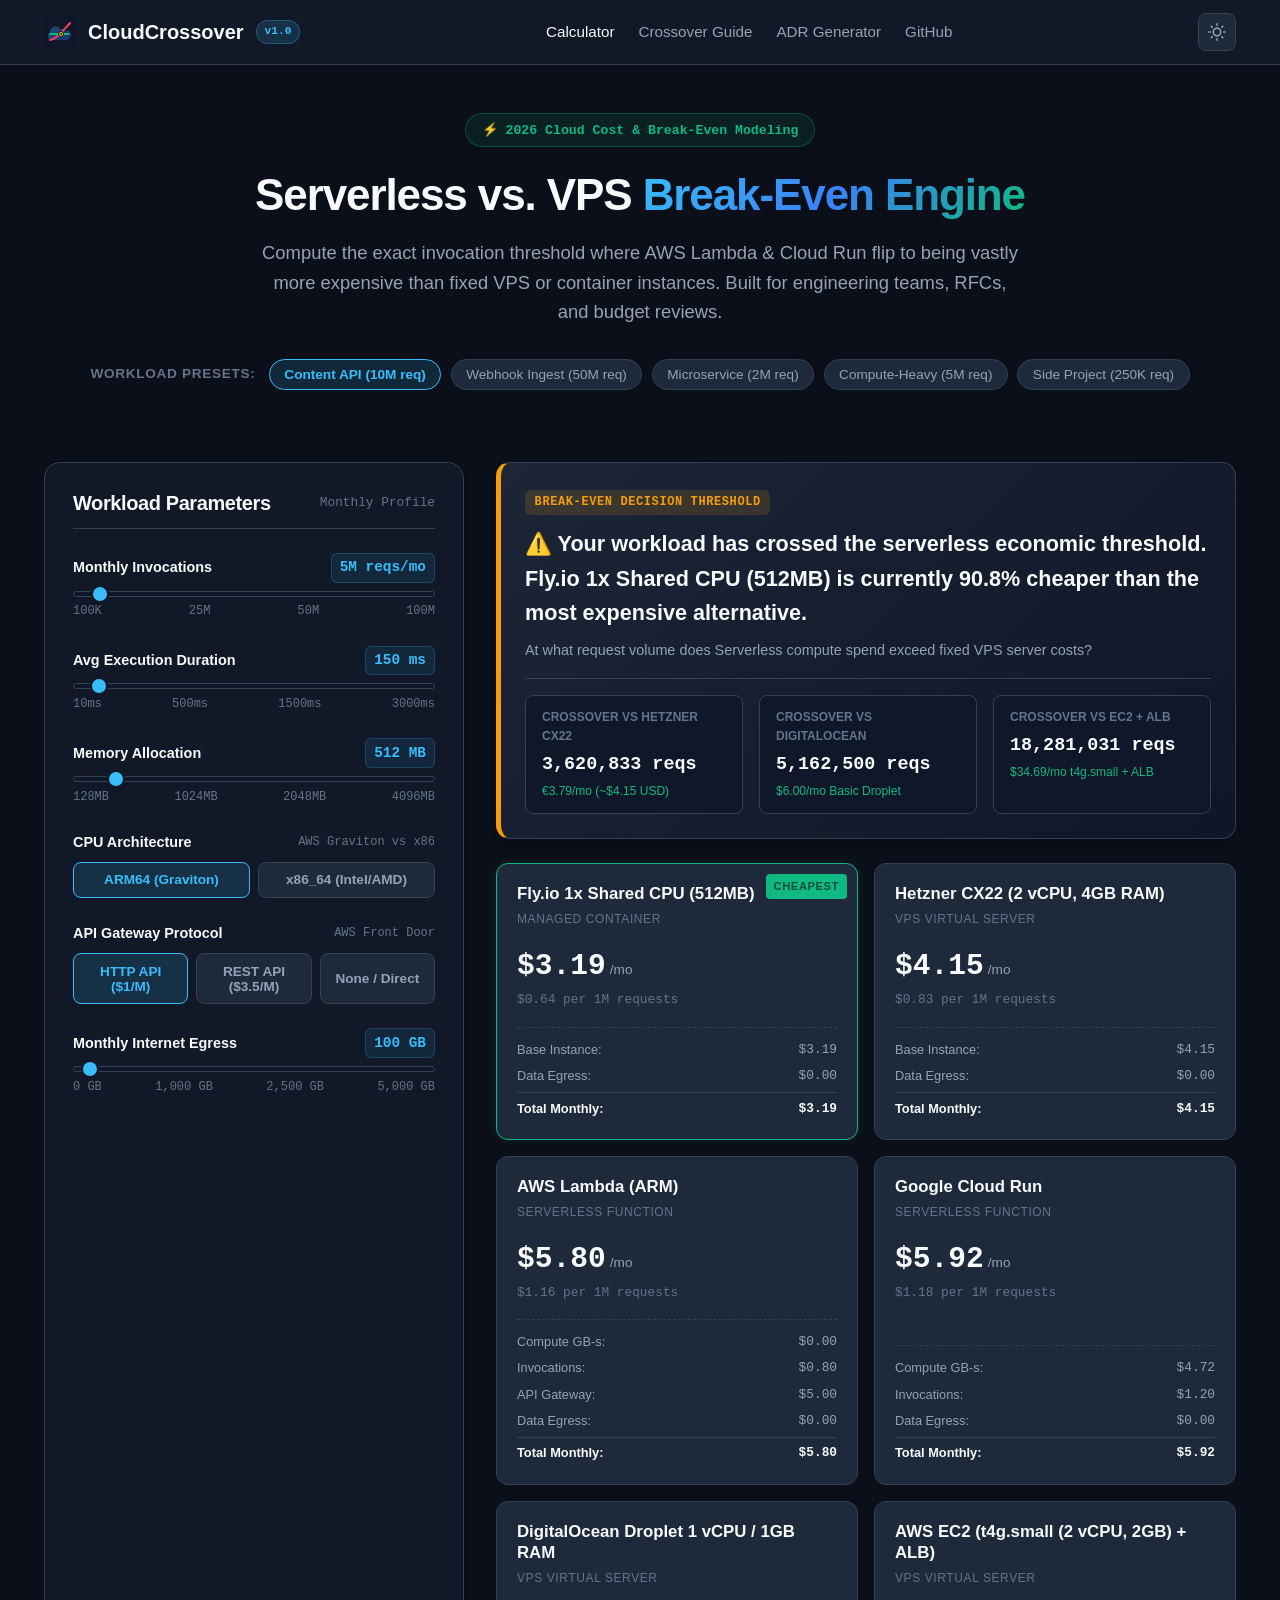
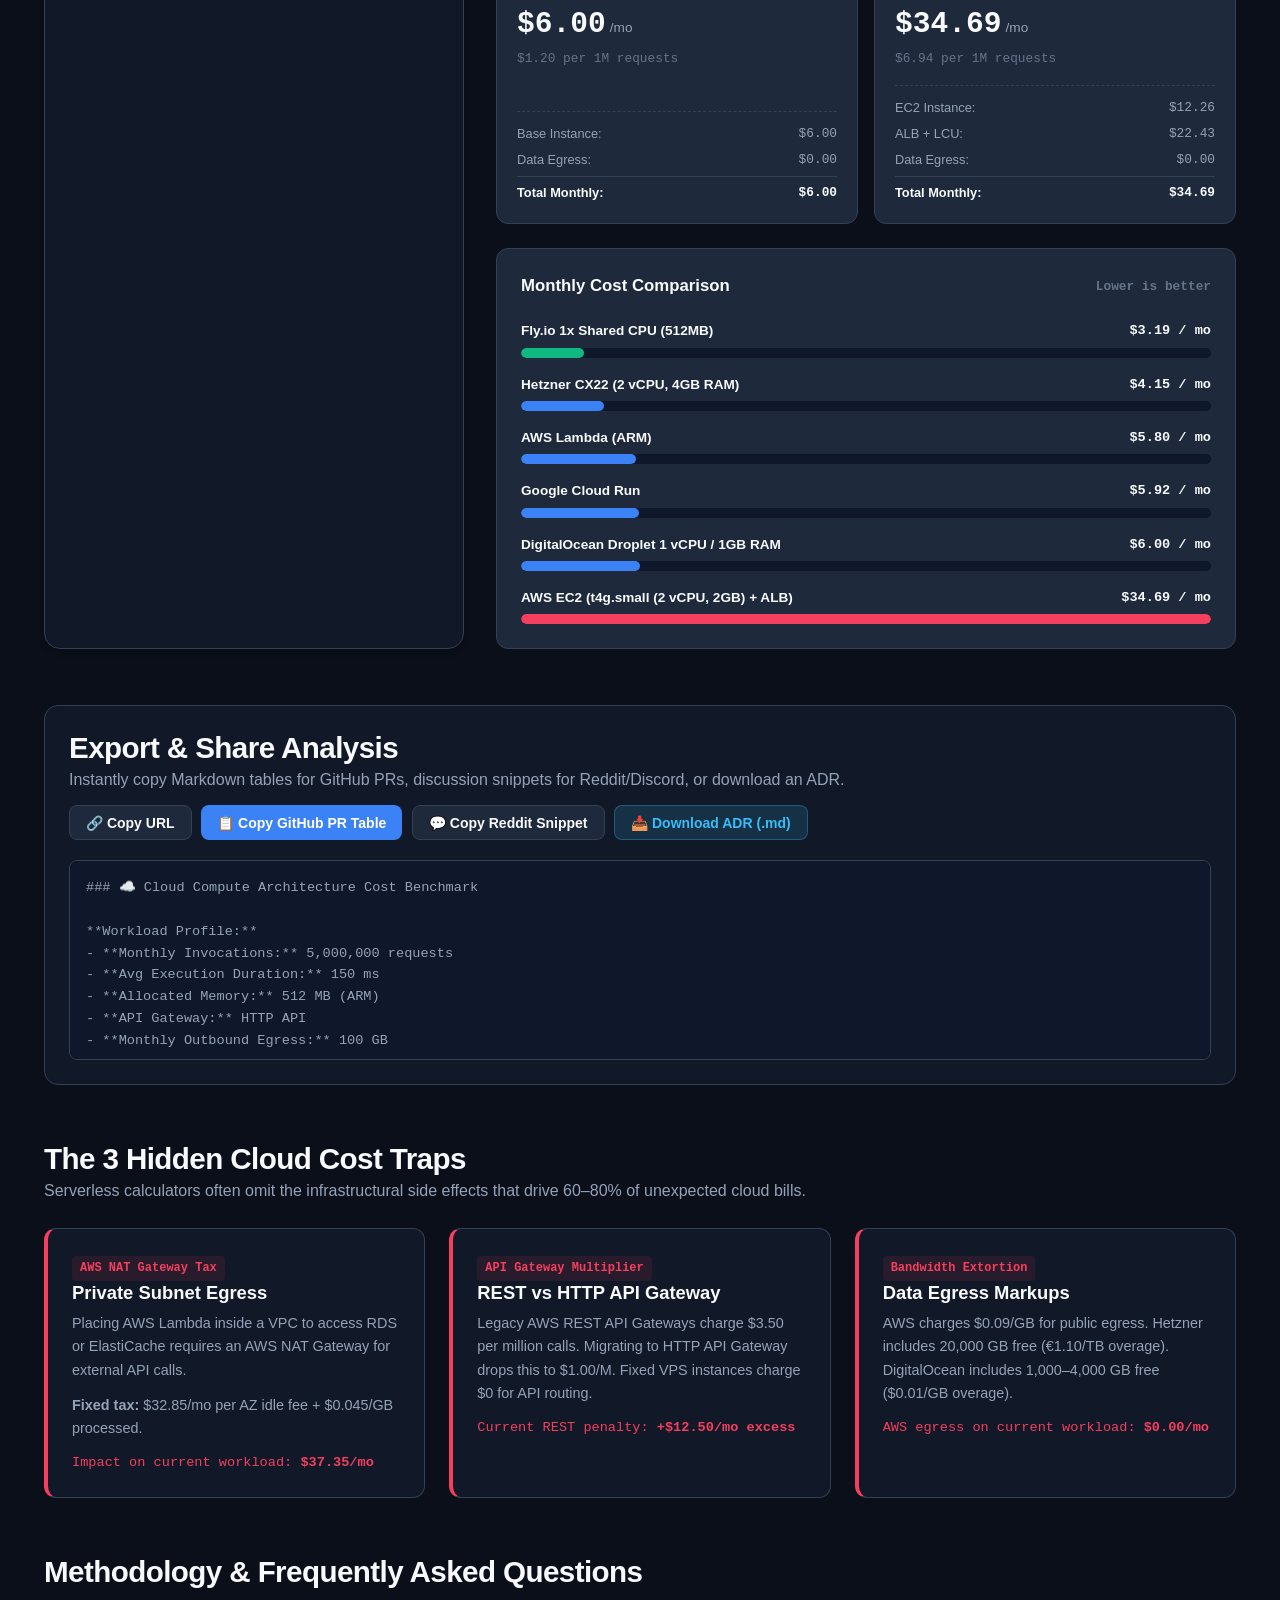
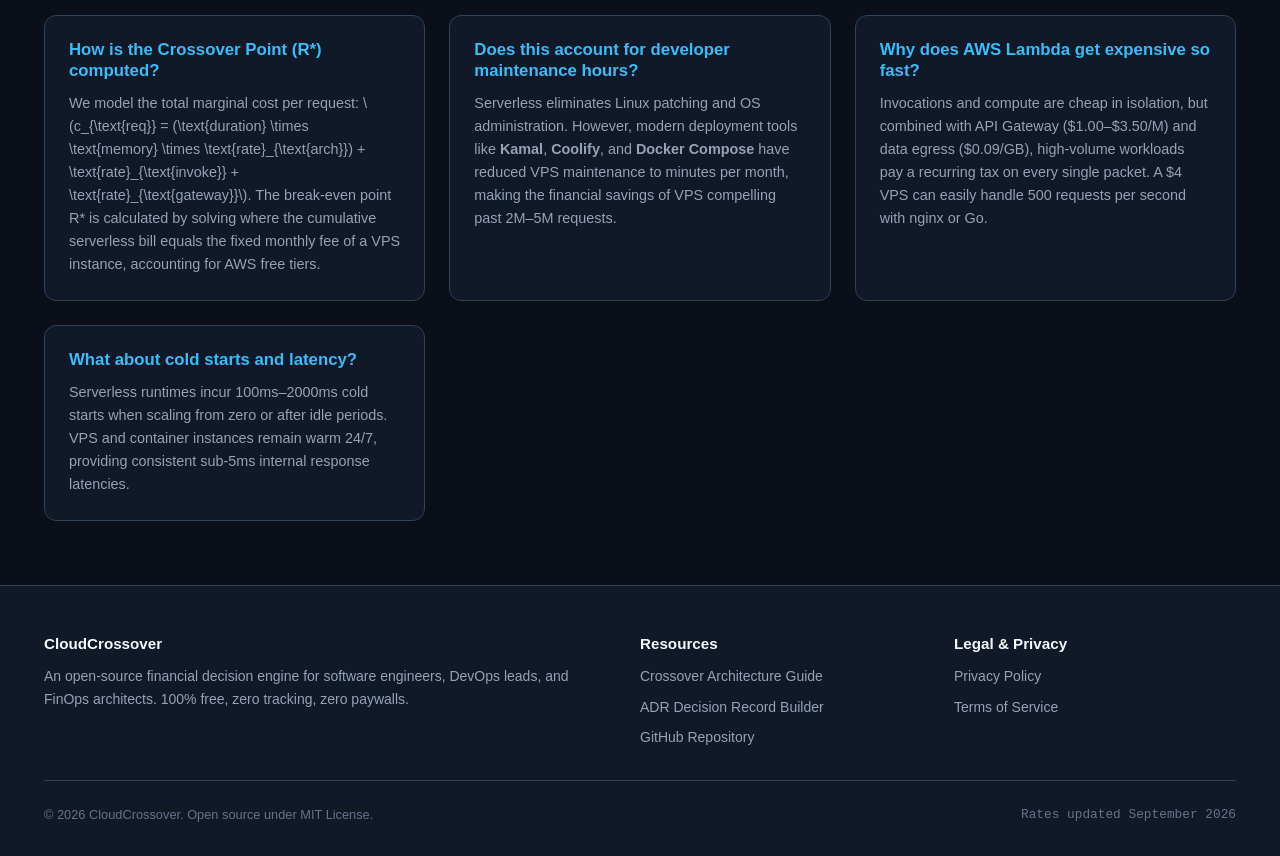
<file: index.html>
<!DOCTYPE html>
<html lang="en">
<head>
  <meta charset="UTF-8">
  <meta name="viewport" content="width=device-width, initial-scale=1.0">
  <title>CloudCrossover — Serverless vs VPS Cost & Break-Even Engine</title>
  <meta name="description" content="Calculate the exact invocation break-even crossover point between AWS Lambda, Google Cloud Run, EC2, DigitalOcean, and Hetzner. Export markdown comparison tables and ADRs for engineering teams.">
  <link rel="canonical" href="https://mohd34.github.io/cloudcrossover/">
  <meta name="theme-color" content="#0b0f19">

  <!-- Open Graph / Social Cards -->
  <meta property="og:type" content="website">
  <meta property="og:url" content="https://mohd34.github.io/cloudcrossover/">
  <meta property="og:title" content="CloudCrossover — Serverless vs VPS Cost & Break-Even Engine">
  <meta property="og:description" content="At what request volume does Serverless flip from cheap to unaffordable? Calculate exact crossover break-even points across AWS Lambda, Cloud Run, EC2, and Hetzner.">
  <meta property="og:image" content="https://mohd34.github.io/cloudcrossover/assets/img/favicon.svg">

  <!-- Twitter Card -->
  <meta name="twitter:card" content="summary">
  <meta name="twitter:title" content="CloudCrossover — Serverless vs VPS Cost & Break-Even Engine">
  <meta name="twitter:description" content="Calculate exact cloud cost crossover points between Lambda, Cloud Run, and VPS. 1-click Markdown export for PRs, RFCs, and ADRs.">

  <!-- Favicon -->
  <link rel="icon" type="image/svg+xml" href="assets/img/favicon.svg">
  <link rel="stylesheet" href="assets/css/style.css">

  <!-- JSON-LD Structured Data -->
  <script type="application/ld+json">
  {
    "@context": "https://schema.org",
    "@graph": [
      {
        "@type": "WebApplication",
        "@id": "https://mohd34.github.io/cloudcrossover/#webapp",
        "name": "CloudCrossover",
        "description": "Serverless vs VPS cost and break-even financial modeling engine for AWS Lambda, Google Cloud Run, EC2, DigitalOcean, and Hetzner.",
        "url": "https://mohd34.github.io/cloudcrossover/",
        "applicationCategory": "DeveloperApplication",
        "operatingSystem": "All",
        "offers": {
          "@type": "Offer",
          "price": "0",
          "priceCurrency": "USD"
        }
      },
      {
        "@type": "FAQPage",
        "@id": "https://mohd34.github.io/cloudcrossover/#faq",
        "mainEntity": [
          {
            "@type": "Question",
            "name": "How is the Crossover Point (R*) computed?",
            "acceptedAnswer": {
              "@type": "Answer",
              "text": "We model the total marginal cost per request: c_req = (duration * memory * rate_arch) + rate_invoke + rate_gateway. The break-even point R* is calculated by solving where the cumulative serverless bill equals the fixed monthly fee of a VPS instance, accounting for AWS free tiers."
            }
          },
          {
            "@type": "Question",
            "name": "Does this account for developer maintenance hours?",
            "acceptedAnswer": {
              "@type": "Answer",
              "text": "Serverless eliminates Linux patching and OS administration. However, modern deployment tools like Kamal, Coolify, and Docker Compose have reduced VPS maintenance to minutes per month, making the financial savings of VPS compelling past 2M–5M requests."
            }
          },
          {
            "@type": "Question",
            "name": "Why does AWS Lambda get expensive so fast?",
            "acceptedAnswer": {
              "@type": "Answer",
              "text": "Invocations and compute are cheap in isolation, but combined with API Gateway ($1.00–$3.50/M) and data egress ($0.09/GB), high-volume workloads pay a recurring tax on every single packet. A $4 VPS can easily handle 500 requests per second with nginx or Go."
            }
          },
          {
            "@type": "Question",
            "name": "What about cold starts and latency?",
            "acceptedAnswer": {
              "@type": "Answer",
              "text": "Serverless runtimes incur 100ms–2000ms cold starts when scaling from zero or after idle periods. VPS and container instances remain warm 24/7, providing consistent sub-5ms internal response latencies."
            }
          }
        ]
      }
    ]
  }
  </script>
</head>
<body>

  <!-- Site Navigation Header -->
  <header class="site-header">
    <div class="container nav-wrap">
      <a href="index.html" class="brand">
        <img src="assets/img/favicon.svg" alt="CloudCrossover Logo" class="brand-icon">
        <span>CloudCrossover</span>
        <span class="brand-badge">v1.0</span>
      </a>

      <nav class="nav-links">
        <a href="index.html" class="nav-link active">Calculator</a>
        <a href="crossover-guide.html" class="nav-link">Crossover Guide</a>
        <a href="adr-generator.html" class="nav-link">ADR Generator</a>
        <a href="https://github.com/Mohd34/cloudcrossover" target="_blank" rel="noopener noreferrer" class="nav-link">GitHub</a>
      </nav>

      <div class="nav-actions">
        <button id="theme-toggle" class="theme-toggle-btn" aria-label="Toggle dark/light theme" title="Toggle theme">
          <svg width="18" height="18" viewBox="0 0 24 24" fill="none" stroke="currentColor" stroke-width="2" stroke-linecap="round" stroke-linejoin="round">
            <circle cx="12" cy="12" r="5"></circle>
            <line x1="12" y1="1" x2="12" y2="3"></line>
            <line x1="12" y1="21" x2="12" y2="23"></line>
            <line x1="4.22" y1="4.22" x2="5.64" y2="5.64"></line>
            <line x1="18.36" y1="18.36" x2="19.78" y2="19.78"></line>
            <line x1="1" y1="12" x2="3" y2="12"></line>
            <line x1="21" y1="12" x2="23" y2="12"></line>
            <line x1="4.22" y1="19.78" x2="5.64" y2="18.36"></line>
            <line x1="18.36" y1="5.64" x2="19.78" y2="4.22"></line>
          </svg>
        </button>
      </div>
    </div>
  </header>

  <!-- Hero Section -->
  <main class="container">
    <section class="hero">
      <div class="hero-pill">⚡ 2026 Cloud Cost & Break-Even Modeling</div>
      <h1>Serverless vs. VPS <span class="gradient-text">Break-Even Engine</span></h1>
      <p class="lead">
        Compute the exact invocation threshold where AWS Lambda & Cloud Run flip to being vastly more expensive than fixed VPS or container instances. Built for engineering teams, RFCs, and budget reviews.
      </p>

      <!-- Workload Presets -->
      <div class="presets-bar">
        <span class="preset-label">Workload Presets:</span>
        <button type="button" class="preset-btn active" data-preset="contentApi">Content API (10M req)</button>
        <button type="button" class="preset-btn" data-preset="webhook">Webhook Ingest (50M req)</button>
        <button type="button" class="preset-btn" data-preset="microservice">Microservice (2M req)</button>
        <button type="button" class="preset-btn" data-preset="heavyCompute">Compute-Heavy (5M req)</button>
        <button type="button" class="preset-btn" data-preset="sideProject">Side Project (250K req)</button>
      </div>
    </section>

    <!-- Main Grid: Controls + Results -->
    <div class="app-grid">
      
      <!-- Left Column: Workload Sliders -->
      <aside class="panel">
        <div class="panel-title">
          <h2>Workload Parameters</h2>
          <span style="font-size: 0.8rem; color: var(--text-dim);" class="mono">Monthly Profile</span>
        </div>

        <!-- 1. Requests Slider -->
        <div class="control-group">
          <div class="control-header">
            <label for="input-requests-slider">Monthly Invocations</label>
            <span id="val-requests" class="control-val-badge">10.0M reqs/mo</span>
          </div>
          <div class="slider-wrap">
            <input type="range" id="input-requests-slider" min="100000" max="100000000" step="100000" value="10000000" aria-label="Monthly Invocations">
          </div>
          <div class="control-ticks">
            <span>100K</span>
            <span>25M</span>
            <span>50M</span>
            <span>100M</span>
          </div>
        </div>

        <!-- 2. Execution Duration Slider -->
        <div class="control-group">
          <div class="control-header">
            <label for="input-duration-slider">Avg Execution Duration</label>
            <span id="val-duration" class="control-val-badge">150 ms</span>
          </div>
          <div class="slider-wrap">
            <input type="range" id="input-duration-slider" min="10" max="3000" step="10" value="150" aria-label="Execution Duration">
          </div>
          <div class="control-ticks">
            <span>10ms</span>
            <span>500ms</span>
            <span>1500ms</span>
            <span>3000ms</span>
          </div>
        </div>

        <!-- 3. Memory Allocation Slider -->
        <div class="control-group">
          <div class="control-header">
            <label for="input-memory-slider">Memory Allocation</label>
            <span id="val-memory" class="control-val-badge">512 MB</span>
          </div>
          <div class="slider-wrap">
            <input type="range" id="input-memory-slider" min="128" max="4096" step="128" value="512" aria-label="Memory Allocation">
          </div>
          <div class="control-ticks">
            <span>128MB</span>
            <span>1024MB</span>
            <span>2048MB</span>
            <span>4096MB</span>
          </div>
        </div>

        <!-- 4. CPU Architecture -->
        <div class="control-group">
          <div class="control-header">
            <label>CPU Architecture</label>
            <span class="mono" style="font-size:0.75rem; color:var(--text-dim)">AWS Graviton vs x86</span>
          </div>
          <div class="toggle-group">
            <button type="button" id="btn-arch-arm" class="toggle-btn active">ARM64 (Graviton)</button>
            <button type="button" id="btn-arch-x86" class="toggle-btn">x86_64 (Intel/AMD)</button>
          </div>
        </div>

        <!-- 5. API Gateway Protocol -->
        <div class="control-group">
          <div class="control-header">
            <label>API Gateway Protocol</label>
            <span class="mono" style="font-size:0.75rem; color:var(--text-dim)">AWS Front Door</span>
          </div>
          <div class="toggle-group">
            <button type="button" class="toggle-btn btn-gateway active" data-gateway="http">HTTP API ($1/M)</button>
            <button type="button" class="toggle-btn btn-gateway" data-gateway="rest">REST API ($3.5/M)</button>
            <button type="button" class="toggle-btn btn-gateway" data-gateway="none">None / Direct</button>
          </div>
        </div>

        <!-- 6. Outbound Data Egress -->
        <div class="control-group">
          <div class="control-header">
            <label for="input-egress-slider">Monthly Internet Egress</label>
            <span id="val-egress" class="control-val-badge">1200 GB</span>
          </div>
          <div class="slider-wrap">
            <input type="range" id="input-egress-slider" min="0" max="5000" step="50" value="1200" aria-label="Monthly Internet Egress">
          </div>
          <div class="control-ticks">
            <span>0 GB</span>
            <span>1,000 GB</span>
            <span>2,500 GB</span>
            <span>5,000 GB</span>
          </div>
        </div>

      </aside>

      <!-- Right Column: Results & Comparisons -->
      <section class="results-area">
        
        <!-- Crossover Break-Even Callout Banner -->
        <div class="crossover-banner">
          <span class="crossover-badge">Break-Even Decision Threshold</span>
          <div id="crossover-text" class="crossover-heading">
            Computing economic crossover point...
          </div>
          <p style="font-size: 0.9rem; margin-top: 0.25rem;">
            At what request volume does Serverless compute spend exceed fixed VPS server costs?
          </p>

          <div class="crossover-stats">
            <div class="crossover-stat-item">
              <div class="stat-label">Crossover vs Hetzner CX22</div>
              <div id="crossover-hetzner-val" class="stat-value">--</div>
              <div class="stat-sub">€3.79/mo (~$4.15 USD)</div>
            </div>

            <div class="crossover-stat-item">
              <div class="stat-label">Crossover vs DigitalOcean</div>
              <div id="crossover-do-val" class="stat-value">--</div>
              <div class="stat-sub">$6.00/mo Basic Droplet</div>
            </div>

            <div class="crossover-stat-item">
              <div class="stat-label">Crossover vs EC2 + ALB</div>
              <div id="crossover-ec2-val" class="stat-value">--</div>
              <div class="stat-sub">$34.69/mo t4g.small + ALB</div>
            </div>
          </div>
        </div>

        <!-- Provider Comparison Cards Grid -->
        <div id="provider-cards-grid" class="provider-cards-grid">
          <!-- Dynamically populated by app.js -->
        </div>

        <!-- Visual Comparison Bar Chart -->
        <div class="chart-panel">
          <div class="chart-title">
            <span>Monthly Cost Comparison</span>
            <span class="mono" style="font-size: 0.8rem; color: var(--text-dim);">Lower is better</span>
          </div>
          <div id="chart-bars-container">
            <!-- Dynamically populated by app.js -->
          </div>
        </div>

      </section>

    </div>

    <!-- Built-in Distribution & Sharing Hub -->
    <section class="share-hub">
      <div class="share-hub-header">
        <div>
          <h2>Export & Share Analysis</h2>
          <p>Instantly copy Markdown tables for GitHub PRs, discussion snippets for Reddit/Discord, or download an ADR.</p>
        </div>
        <div class="share-hub-actions">
          <button type="button" id="btn-copy-url" class="btn btn-secondary">🔗 Copy URL</button>
          <button type="button" id="btn-copy-md" class="btn btn-primary">📋 Copy GitHub PR Table</button>
          <button type="button" id="btn-copy-reddit" class="btn btn-secondary">💬 Copy Reddit Snippet</button>
          <button type="button" id="btn-download-adr" class="btn btn-accent">📥 Download ADR (.md)</button>
        </div>
      </div>

      <div id="share-preview" class="share-preview-box">
        <!-- Live Markdown preview generated by app.js -->
      </div>
    </section>

    <!-- Hidden Cloud Cost Traps Audit -->
    <section class="traps-section">
      <h2>The 3 Hidden Cloud Cost Traps</h2>
      <p>Serverless calculators often omit the infrastructural side effects that drive 60–80% of unexpected cloud bills.</p>

      <div class="traps-grid">
        <div class="trap-card">
          <span class="trap-pill">AWS NAT Gateway Tax</span>
          <h3>Private Subnet Egress</h3>
          <p>
            Placing AWS Lambda inside a VPC to access RDS or ElastiCache requires an AWS NAT Gateway for external API calls.
          </p>
          <p>
            <strong>Fixed tax:</strong> $32.85/mo per AZ idle fee + $0.045/GB processed.
          </p>
          <div style="font-size: 0.85rem; color: var(--accent-rose); font-family: var(--font-mono);">
            Impact on current workload: <span id="trap-nat-cost" style="font-weight: 700;">$32.85/mo</span>
          </div>
        </div>

        <div class="trap-card">
          <span class="trap-pill">API Gateway Multiplier</span>
          <h3>REST vs HTTP API Gateway</h3>
          <p>
            Legacy AWS REST API Gateways charge $3.50 per million calls. Migrating to HTTP API Gateway drops this to $1.00/M. Fixed VPS instances charge $0 for API routing.
          </p>
          <div style="font-size: 0.85rem; color: var(--accent-rose); font-family: var(--font-mono);">
            Current REST penalty: <span id="trap-rest-cost" style="font-weight: 700;">+$25.00/mo</span>
          </div>
        </div>

        <div class="trap-card">
          <span class="trap-pill">Bandwidth Extortion</span>
          <h3>Data Egress Markups</h3>
          <p>
            AWS charges $0.09/GB for public egress. Hetzner includes 20,000 GB free (€1.10/TB overage). DigitalOcean includes 1,000–4,000 GB free ($0.01/GB overage).
          </p>
          <div style="font-size: 0.85rem; color: var(--accent-rose); font-family: var(--font-mono);">
            AWS egress on current workload: <span id="trap-egress-cost" style="font-weight: 700;">$99.00/mo</span>
          </div>
        </div>
      </div>
    </section>

    <!-- Frequently Asked Questions & Technical Methodology -->
    <section class="faq-section">
      <h2>Methodology & Frequently Asked Questions</h2>
      <div class="faq-grid">
        <div class="faq-card">
          <h3>How is the Crossover Point (R*) computed?</h3>
          <p>
            We model the total marginal cost per request: \(c_{\text{req}} = (\text{duration} \times \text{memory} \times \text{rate}_{\text{arch}}) + \text{rate}_{\text{invoke}} + \text{rate}_{\text{gateway}}\). The break-even point R* is calculated by solving where the cumulative serverless bill equals the fixed monthly fee of a VPS instance, accounting for AWS free tiers.
          </p>
        </div>

        <div class="faq-card">
          <h3>Does this account for developer maintenance hours?</h3>
          <p>
            Serverless eliminates Linux patching and OS administration. However, modern deployment tools like <strong>Kamal</strong>, <strong>Coolify</strong>, and <strong>Docker Compose</strong> have reduced VPS maintenance to minutes per month, making the financial savings of VPS compelling past 2M–5M requests.
          </p>
        </div>

        <div class="faq-card">
          <h3>Why does AWS Lambda get expensive so fast?</h3>
          <p>
            Invocations and compute are cheap in isolation, but combined with API Gateway ($1.00–$3.50/M) and data egress ($0.09/GB), high-volume workloads pay a recurring tax on every single packet. A $4 VPS can easily handle 500 requests per second with nginx or Go.
          </p>
        </div>

        <div class="faq-card">
          <h3>What about cold starts and latency?</h3>
          <p>
            Serverless runtimes incur 100ms–2000ms cold starts when scaling from zero or after idle periods. VPS and container instances remain warm 24/7, providing consistent sub-5ms internal response latencies.
          </p>
        </div>
      </div>
    </section>

  </main>

  <!-- Footer -->
  <footer class="site-footer">
    <div class="container">
      <div class="footer-grid">
        <div class="footer-col">
          <h4>CloudCrossover</h4>
          <p>An open-source financial decision engine for software engineers, DevOps leads, and FinOps architects. 100% free, zero tracking, zero paywalls.</p>
        </div>
        <div class="footer-col">
          <h4>Resources</h4>
          <ul>
            <li><a href="crossover-guide.html">Crossover Architecture Guide</a></li>
            <li><a href="adr-generator.html">ADR Decision Record Builder</a></li>
            <li><a href="https://github.com/Mohd34/cloudcrossover" target="_blank" rel="noopener noreferrer">GitHub Repository</a></li>
          </ul>
        </div>
        <div class="footer-col">
          <h4>Legal & Privacy</h4>
          <ul>
            <li><a href="legal/privacy.html">Privacy Policy</a></li>
            <li><a href="legal/terms.html">Terms of Service</a></li>
          </ul>
        </div>
      </div>

      <div class="footer-bottom">
        <div>© 2026 CloudCrossover. Open source under MIT License.</div>
        <div class="mono">Rates updated September 2026</div>
      </div>
    </div>
  </footer>

  <!-- Toast Notification Popup -->
  <div id="toast" class="toast" role="status" aria-live="polite">
    <svg width="20" height="20" viewBox="0 0 24 24" fill="none" stroke="#10b981" stroke-width="2" stroke-linecap="round" stroke-linejoin="round">
      <polyline points="20 6 9 17 4 12"></polyline>
    </svg>
    <span id="toast-msg">Copied to clipboard!</span>
  </div>

  <!-- Scripts -->
  <script src="assets/js/calculators.js"></script>
  <script src="assets/js/app.js"></script>
</body>
</html>
</file>
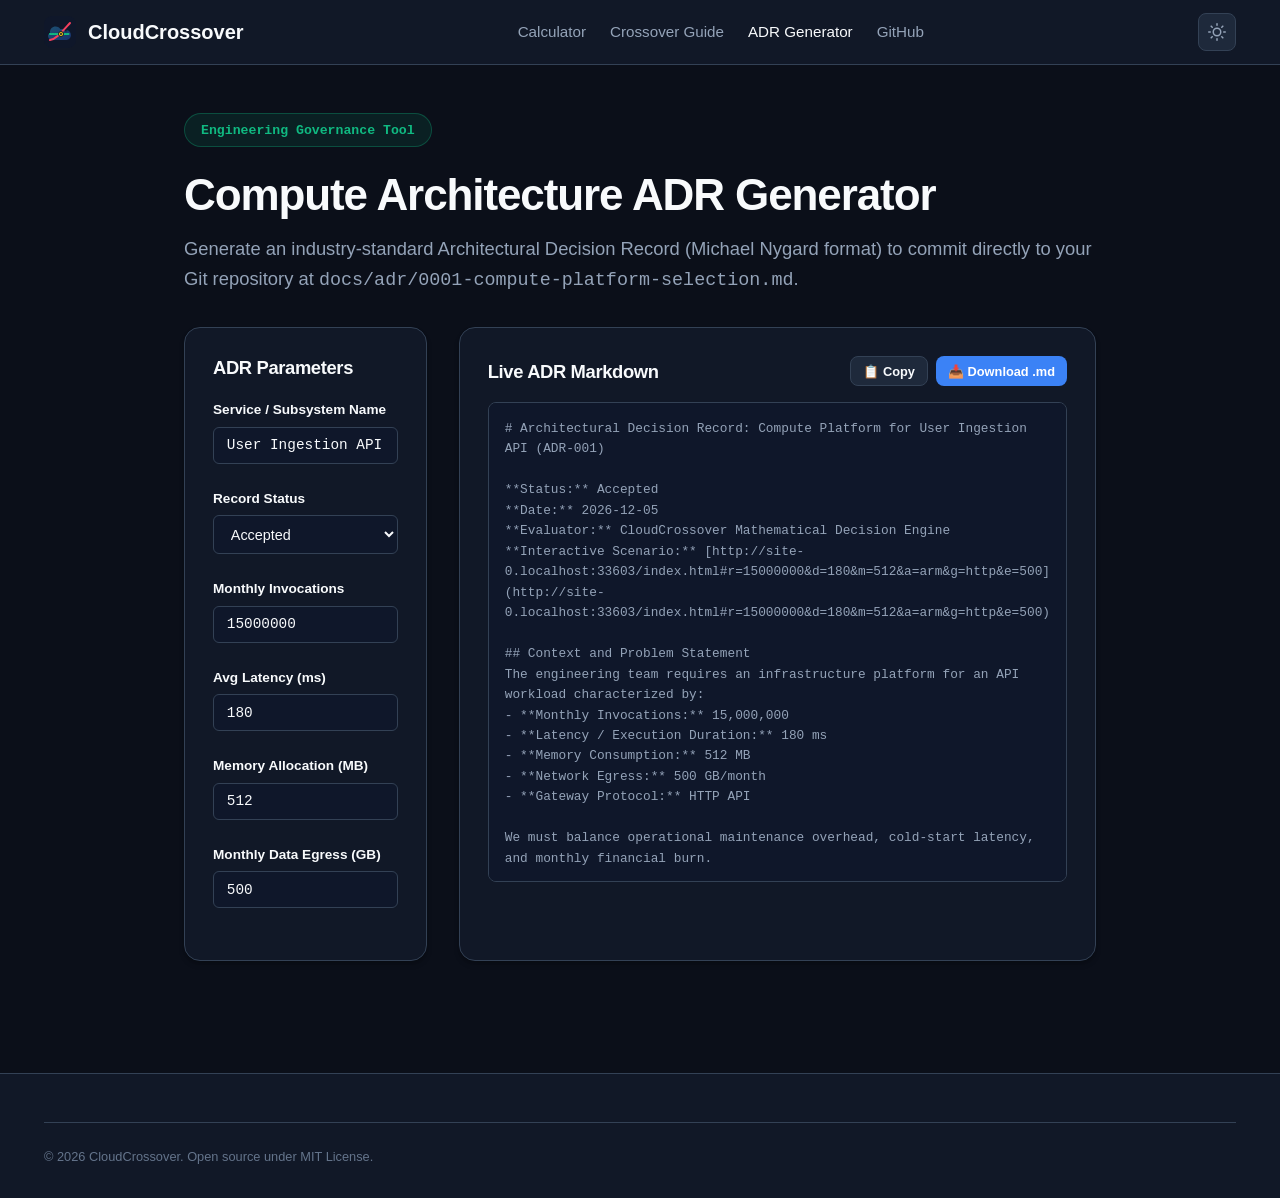
<file: adr-generator.html>
<!DOCTYPE html>
<html lang="en">
<head>
  <meta charset="UTF-8">
  <meta name="viewport" content="width=device-width, initial-scale=1.0">
  <title>Architectural Decision Record (ADR) Builder — CloudCrossover</title>
  <meta name="description" content="Generate standardized, mathematically backed Architectural Decision Records (ADR) for compute platform selection (AWS Lambda vs EC2 vs Hetzner).">
  <link rel="canonical" href="https://mohd34.github.io/cloudcrossover/adr-generator.html">
  <meta name="theme-color" content="#0b0f19">

  <meta property="og:type" content="website">
  <meta property="og:title" content="Architectural Decision Record (ADR) Generator — CloudCrossover">
  <meta property="og:description" content="One-click ADR generator for engineering teams evaluating Serverless vs VPS compute architecture.">
  <meta property="og:url" content="https://mohd34.github.io/cloudcrossover/adr-generator.html">
  <meta property="og:image" content="https://mohd34.github.io/cloudcrossover/assets/img/favicon.svg">

  <link rel="icon" type="image/svg+xml" href="assets/img/favicon.svg">
  <link rel="stylesheet" href="assets/css/style.css">

  <!-- JSON-LD Structured Data -->
  <script type="application/ld+json">
  {
    "@context": "https://schema.org",
    "@graph": [
      {
        "@type": "WebApplication",
        "@id": "https://mohd34.github.io/cloudcrossover/adr-generator.html#webapp",
        "name": "CloudCrossover ADR Builder",
        "description": "Architectural Decision Record (ADR) generator for cloud compute decisions (Serverless vs VPS) with mathematical proofs.",
        "url": "https://mohd34.github.io/cloudcrossover/adr-generator.html",
        "applicationCategory": "DeveloperApplication",
        "operatingSystem": "All",
        "offers": {
          "@type": "Offer",
          "price": "0",
          "priceCurrency": "USD"
        }
      },
      {
        "@type": "BreadcrumbList",
        "itemListElement": [
          {
            "@type": "ListItem",
            "position": 1,
            "name": "Home",
            "item": "https://mohd34.github.io/cloudcrossover/"
          },
          {
            "@type": "ListItem",
            "position": 2,
            "name": "ADR Generator",
            "item": "https://mohd34.github.io/cloudcrossover/adr-generator.html"
          }
        ]
      }
    ]
  }
  </script>
</head>
<body>

  <!-- Navigation -->
  <header class="site-header">
    <div class="container nav-wrap">
      <a href="index.html" class="brand">
        <img src="assets/img/favicon.svg" alt="CloudCrossover Logo" class="brand-icon">
        <span>CloudCrossover</span>
      </a>

      <nav class="nav-links">
        <a href="index.html" class="nav-link">Calculator</a>
        <a href="crossover-guide.html" class="nav-link">Crossover Guide</a>
        <a href="adr-generator.html" class="nav-link active">ADR Generator</a>
        <a href="https://github.com/Mohd34/cloudcrossover" target="_blank" rel="noopener noreferrer" class="nav-link">GitHub</a>
      </nav>

      <div class="nav-actions">
        <button id="theme-toggle" class="theme-toggle-btn" aria-label="Toggle theme">
          <svg width="18" height="18" viewBox="0 0 24 24" fill="none" stroke="currentColor" stroke-width="2" stroke-linecap="round" stroke-linejoin="round">
            <circle cx="12" cy="12" r="5"></circle>
            <line x1="12" y1="1" x2="12" y2="3"></line>
            <line x1="12" y1="21" x2="12" y2="23"></line>
            <line x1="4.22" y1="4.22" x2="5.64" y2="5.64"></line>
            <line x1="18.36" y1="18.36" x2="19.78" y2="19.78"></line>
            <line x1="1" y1="12" x2="3" y2="12"></line>
            <line x1="21" y1="12" x2="23" y2="12"></line>
            <line x1="4.22" y1="19.78" x2="5.64" y2="18.36"></line>
            <line x1="18.36" y1="5.64" x2="19.78" y2="4.22"></line>
          </svg>
        </button>
      </div>
    </div>
  </header>

  <!-- ADR Builder Main Area -->
  <main class="container" style="max-width: 960px; padding-top: 3rem; padding-bottom: 5rem;">
    <div class="hero-pill">Engineering Governance Tool</div>
    <h1>Compute Architecture <span class="gradient-text">ADR Generator</span></h1>
    <p style="font-size: 1.15rem; color: var(--text-muted); margin: 0.75rem 0 2rem;">
      Generate an industry-standard Architectural Decision Record (Michael Nygard format) to commit directly to your Git repository at <code>docs/adr/0001-compute-platform-selection.md</code>.
    </p>

    <div class="app-grid" style="grid-template-columns: 1fr 1fr; margin-bottom: 2rem;">
      <!-- Input Metadata Form -->
      <div class="panel">
        <h2 style="font-size: 1.15rem; margin-bottom: 1.25rem;">ADR Parameters</h2>

        <div class="control-group">
          <label style="display:block; font-size:0.85rem; font-weight:600; margin-bottom:0.35rem;" for="adr-service-name">Service / Subsystem Name</label>
          <input type="text" id="adr-service-name" value="User Ingestion API" style="width:100%; padding:0.6rem 0.8rem; background:var(--bg-input); border:1px solid var(--border-color); color:var(--text-main); border-radius:6px; font-family:var(--font-mono); font-size:0.9rem;">
        </div>

        <div class="control-group">
          <label style="display:block; font-size:0.85rem; font-weight:600; margin-bottom:0.35rem;" for="adr-status">Record Status</label>
          <select id="adr-status" style="width:100%; padding:0.6rem 0.8rem; background:var(--bg-input); border:1px solid var(--border-color); color:var(--text-main); border-radius:6px; font-size:0.9rem;">
            <option value="Accepted" selected>Accepted</option>
            <option value="Proposed">Proposed</option>
            <option value="Superseded">Superseded</option>
          </select>
        </div>

        <div class="control-group">
          <label style="display:block; font-size:0.85rem; font-weight:600; margin-bottom:0.35rem;" for="adr-requests">Monthly Invocations</label>
          <input type="number" id="adr-requests" value="15000000" step="500000" style="width:100%; padding:0.6rem 0.8rem; background:var(--bg-input); border:1px solid var(--border-color); color:var(--text-main); border-radius:6px; font-family:var(--font-mono); font-size:0.9rem;">
        </div>

        <div class="control-group">
          <label style="display:block; font-size:0.85rem; font-weight:600; margin-bottom:0.35rem;" for="adr-duration">Avg Latency (ms)</label>
          <input type="number" id="adr-duration" value="180" step="10" style="width:100%; padding:0.6rem 0.8rem; background:var(--bg-input); border:1px solid var(--border-color); color:var(--text-main); border-radius:6px; font-family:var(--font-mono); font-size:0.9rem;">
        </div>

        <div class="control-group">
          <label style="display:block; font-size:0.85rem; font-weight:600; margin-bottom:0.35rem;" for="adr-memory">Memory Allocation (MB)</label>
          <input type="number" id="adr-memory" value="512" step="128" style="width:100%; padding:0.6rem 0.8rem; background:var(--bg-input); border:1px solid var(--border-color); color:var(--text-main); border-radius:6px; font-family:var(--font-mono); font-size:0.9rem;">
        </div>

        <div class="control-group">
          <label style="display:block; font-size:0.85rem; font-weight:600; margin-bottom:0.35rem;" for="adr-egress">Monthly Data Egress (GB)</label>
          <input type="number" id="adr-egress" value="500" step="50" style="width:100%; padding:0.6rem 0.8rem; background:var(--bg-input); border:1px solid var(--border-color); color:var(--text-main); border-radius:6px; font-family:var(--font-mono); font-size:0.9rem;">
        </div>
      </div>

      <!-- Live Generated Output Preview -->
      <div class="panel" style="display: flex; flex-direction: column;">
        <div style="display:flex; justify-content:space-between; align-items:center; margin-bottom:1rem;">
          <h2 style="font-size: 1.15rem;">Live ADR Markdown</h2>
          <div style="display:flex; gap:0.5rem;">
            <button type="button" id="btn-copy-adr-page" class="btn btn-secondary" style="padding:0.4rem 0.75rem; font-size:0.8rem;">📋 Copy</button>
            <button type="button" id="btn-download-adr-page" class="btn btn-primary" style="padding:0.4rem 0.75rem; font-size:0.8rem;">📥 Download .md</button>
          </div>
        </div>

        <pre id="adr-markdown-preview" style="flex:1; background:var(--bg-input); border:1px solid var(--border-color); border-radius:8px; padding:1rem; font-size:0.8rem; color:var(--text-muted); overflow-y:auto; max-height:480px; white-space:pre-wrap;"></pre>
      </div>
    </div>
  </main>

  <!-- Footer -->
  <footer class="site-footer">
    <div class="container">
      <div class="footer-bottom">
        <div>© 2026 CloudCrossover. Open source under MIT License.</div>
      </div>
    </div>
  </footer>

  <div id="toast" class="toast" role="status"><span id="toast-msg"></span></div>

  <script src="assets/js/calculators.js"></script>
  <script>
    document.addEventListener('DOMContentLoaded', () => {
      const elService = document.getElementById('adr-service-name');
      const elStatus = document.getElementById('adr-status');
      const elReq = document.getElementById('adr-requests');
      const elDur = document.getElementById('adr-duration');
      const elMem = document.getElementById('adr-memory');
      const elEgr = document.getElementById('adr-egress');
      const elPreview = document.getElementById('adr-markdown-preview');
      const elBtnCopy = document.getElementById('btn-copy-adr-page');
      const elBtnDownload = document.getElementById('btn-download-adr-page');
      const elToast = document.getElementById('toast');
      const elToastMsg = document.getElementById('toast-msg');

      function showToast(msg) {
        if (!elToast || !elToastMsg) return;
        elToastMsg.textContent = msg;
        elToast.classList.add('show');
        setTimeout(() => elToast.classList.remove('show'), 2500);
      }

      function updateADR() {
        const workload = {
          requests: parseFloat(elReq.value) || 10000000,
          durationMs: parseFloat(elDur.value) || 150,
          memoryMb: parseFloat(elMem.value) || 512,
          arch: 'arm',
          apiGateway: 'http',
          egressGb: parseFloat(elEgr.value) || 200
        };

        const comparison = CloudMath.compareAll(workload);
        const shareUrl = window.location.origin + window.location.pathname.replace('adr-generator.html', 'index.html') + '#' + CloudMath.encodeState(workload);

        let adr = CloudMath.generateADR(comparison, shareUrl);
        // Replace service title and status
        adr = adr.replace('# Architectural Decision Record: Compute Platform Selection (ADR-001)', `# Architectural Decision Record: Compute Platform for ${elService.value} (ADR-001)`);
        adr = adr.replace('**Status:** Proposed', `**Status:** ${elStatus.value}`);

        elPreview.textContent = adr;
      }

      [elService, elStatus, elReq, elDur, elMem, elEgr].forEach(el => {
        el.addEventListener('input', updateADR);
      });

      elBtnCopy.addEventListener('click', () => {
        navigator.clipboard.writeText(elPreview.textContent).then(() => {
          showToast('📋 ADR copied to clipboard!');
        });
      });

      elBtnDownload.addEventListener('click', () => {
        const blob = new Blob([elPreview.textContent], { type: 'text/markdown;charset=utf-8' });
        const link = document.createElement('a');
        link.href = URL.createObjectURL(blob);
        link.download = `0001-compute-platform-selection.md`;
        document.body.appendChild(link);
        link.click();
        document.body.removeChild(link);
        showToast('📥 Downloaded 0001-compute-platform-selection.md');
      });

      updateADR();
    });
  </script>
</body>
</html>
</file>
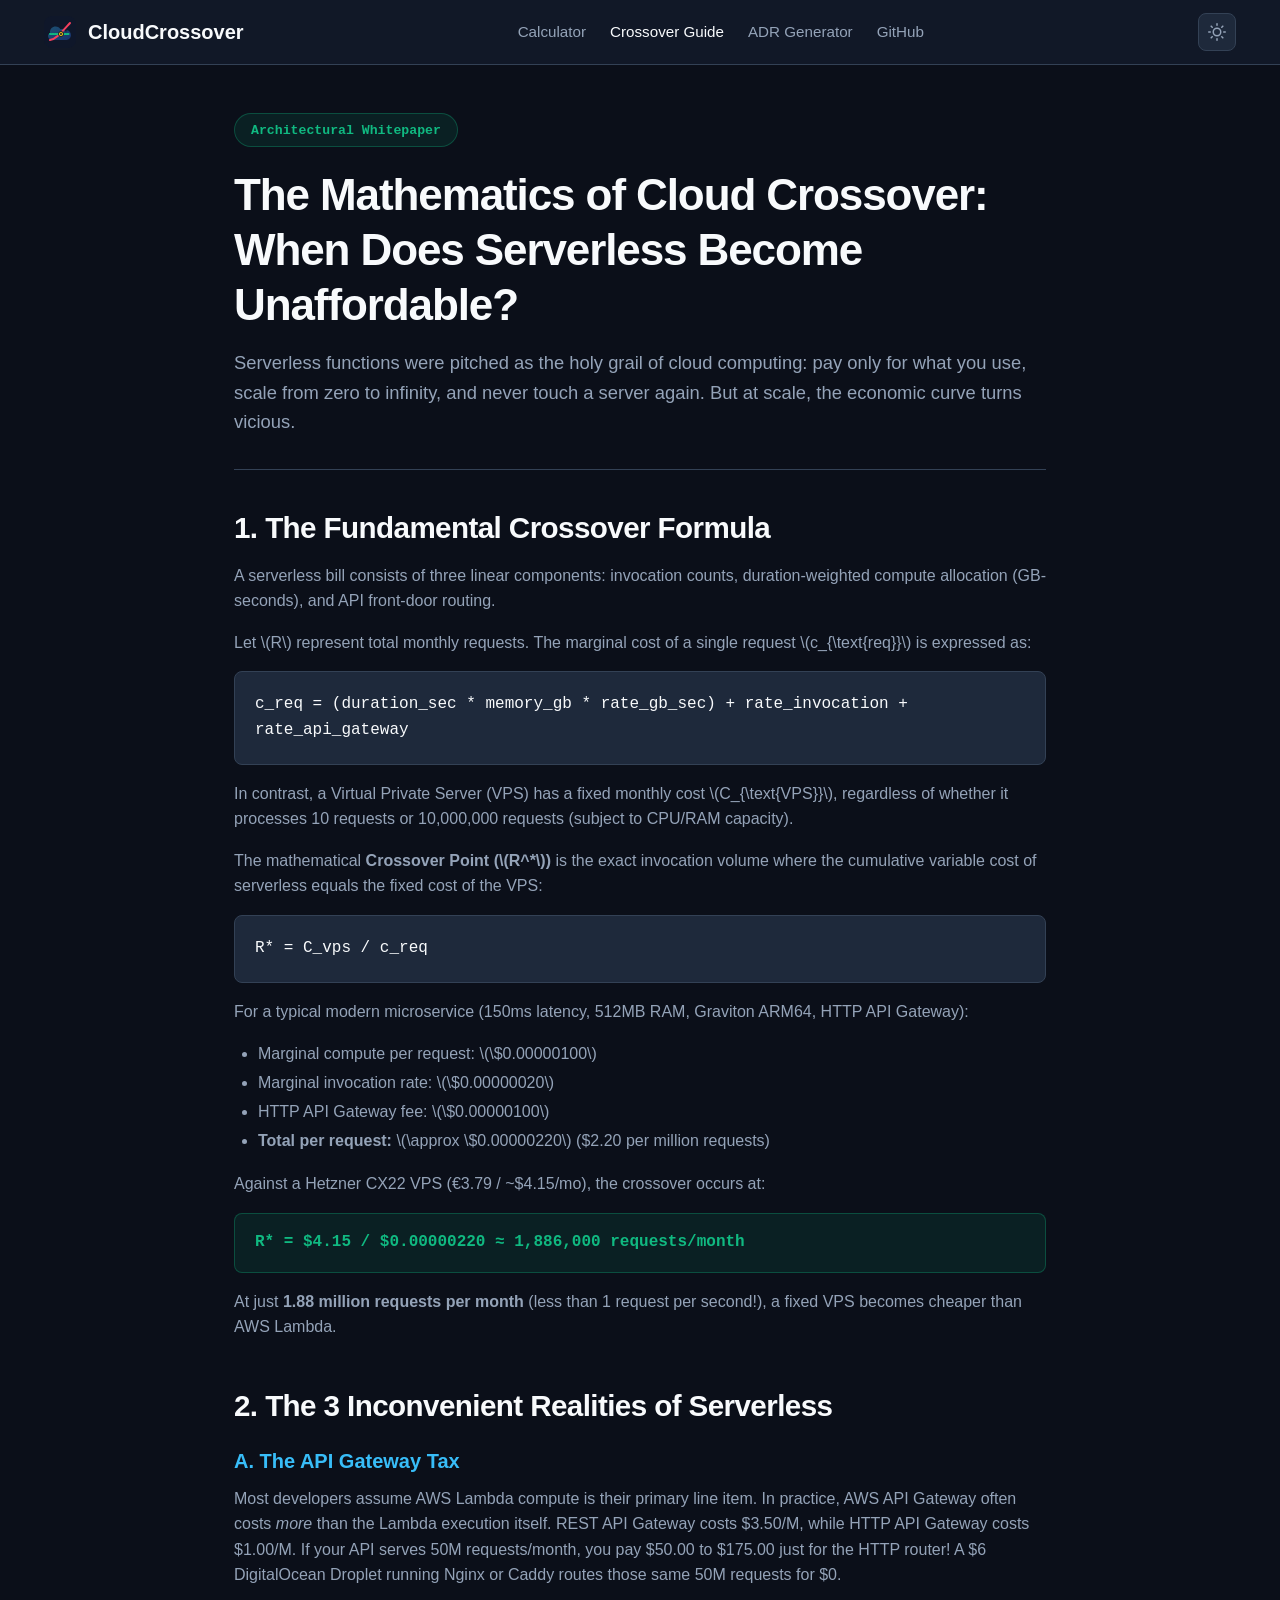
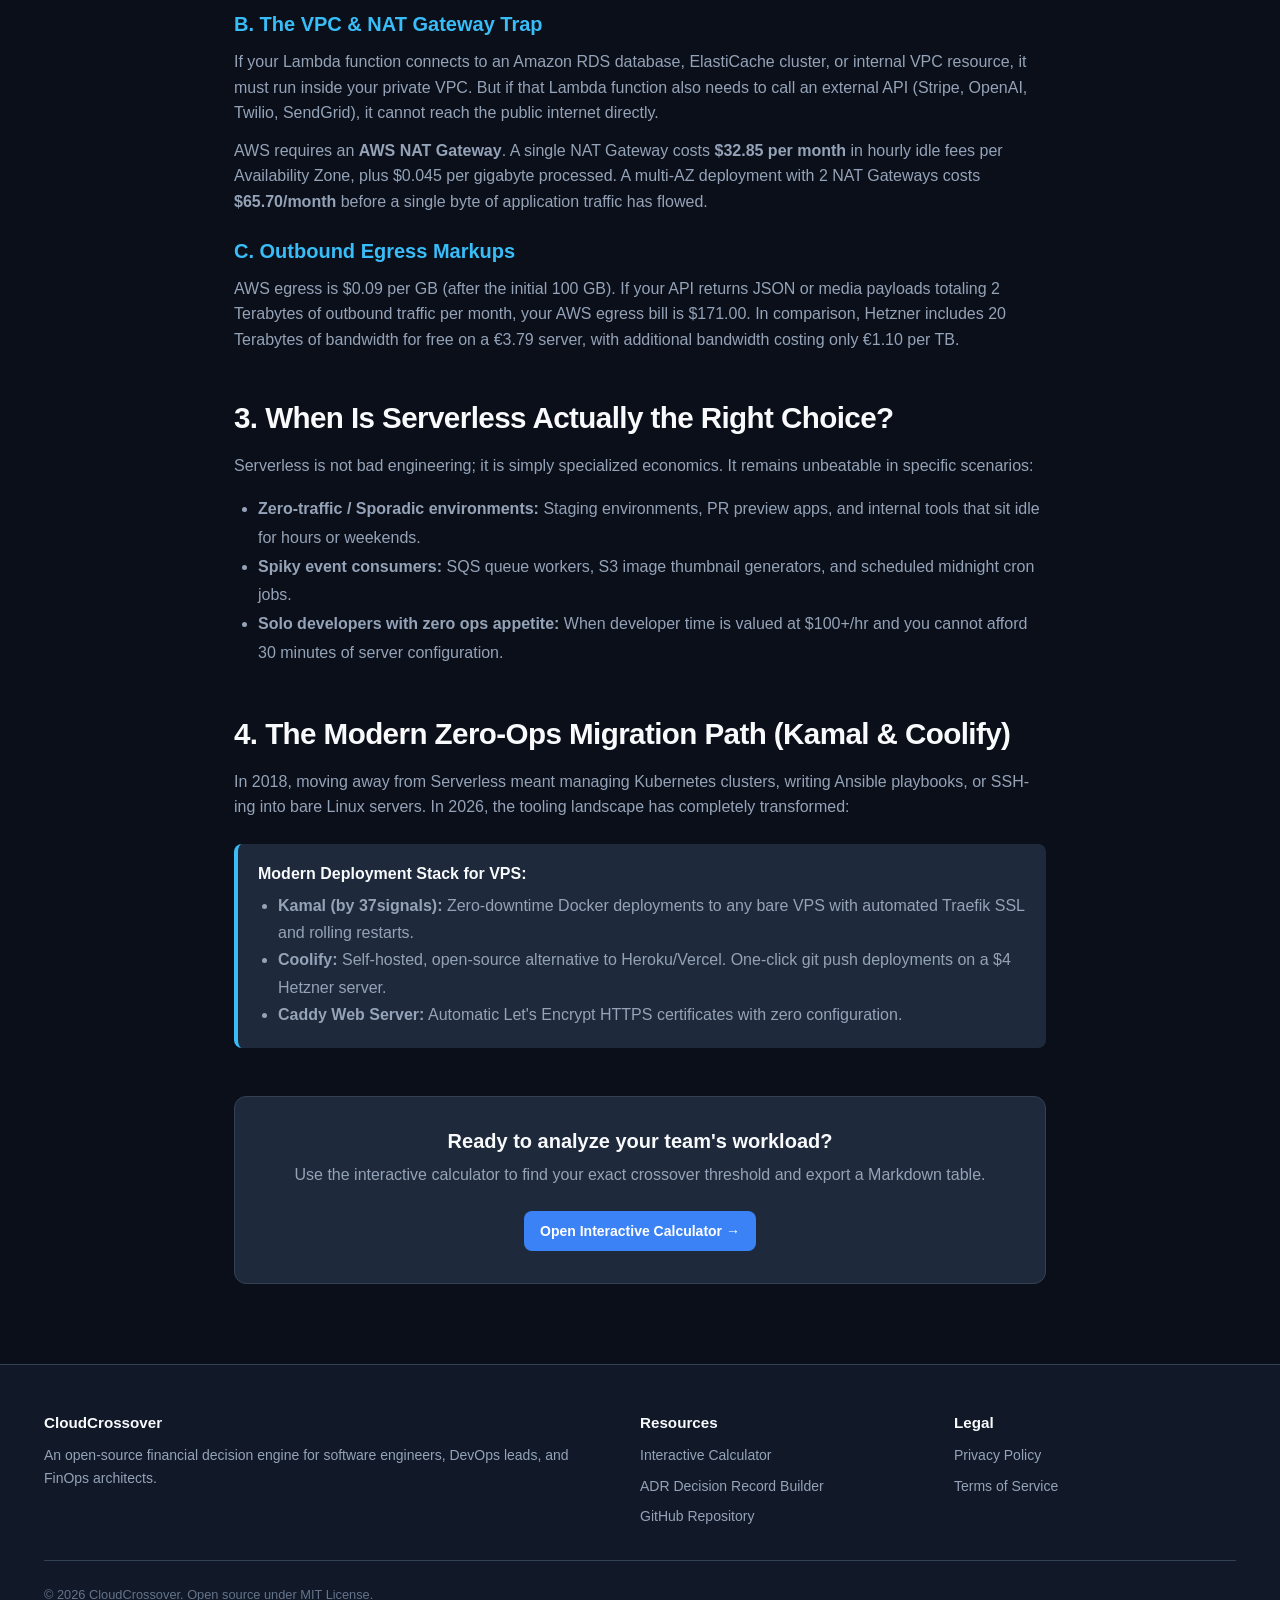
<file: crossover-guide.html>
<!DOCTYPE html>
<html lang="en">
<head>
  <meta charset="UTF-8">
  <meta name="viewport" content="width=device-width, initial-scale=1.0">
  <title>The Serverless vs VPS Crossover Guide — Cloud Economics & Architecture</title>
  <meta name="description" content="A comprehensive engineering guide on the mathematics of cloud crossover points, hidden serverless traps (NAT Gateways, API Gateway multipliers, egress fees), and how to migrate.">
  <link rel="canonical" href="https://mohd34.github.io/cloudcrossover/crossover-guide.html">
  <meta name="theme-color" content="#0b0f19">

  <!-- Open Graph -->
  <meta property="og:type" content="article">
  <meta property="og:title" content="The Serverless vs VPS Crossover Guide — Architecture & Economics">
  <meta property="og:description" content="When does AWS Lambda stop making economic sense? Deep dive into the math, NAT gateway taxes, egress traps, and VPS migration patterns.">
  <meta property="og:url" content="https://mohd34.github.io/cloudcrossover/crossover-guide.html">
  <meta property="og:image" content="https://mohd34.github.io/cloudcrossover/assets/img/favicon.svg">

  <link rel="icon" type="image/svg+xml" href="assets/img/favicon.svg">
  <link rel="stylesheet" href="assets/css/style.css">

  <!-- JSON-LD Structured Data -->
  <script type="application/ld+json">
  {
    "@context": "https://schema.org",
    "@graph": [
      {
        "@type": "Article",
        "@id": "https://mohd34.github.io/cloudcrossover/crossover-guide.html#article",
        "headline": "The Serverless vs VPS Crossover Guide — Architecture & Economics",
        "description": "A comprehensive engineering guide on the mathematics of cloud crossover points, hidden serverless traps (NAT Gateways, API Gateway multipliers, egress fees), and how to migrate.",
        "url": "https://mohd34.github.io/cloudcrossover/crossover-guide.html",
        "inLanguage": "en",
        "author": {
          "@type": "Organization",
          "name": "CloudCrossover",
          "url": "https://mohd34.github.io/cloudcrossover/"
        },
        "publisher": {
          "@type": "Organization",
          "name": "CloudCrossover",
          "url": "https://mohd34.github.io/cloudcrossover/"
        }
      },
      {
        "@type": "BreadcrumbList",
        "itemListElement": [
          {
            "@type": "ListItem",
            "position": 1,
            "name": "Home",
            "item": "https://mohd34.github.io/cloudcrossover/"
          },
          {
            "@type": "ListItem",
            "position": 2,
            "name": "Crossover Guide",
            "item": "https://mohd34.github.io/cloudcrossover/crossover-guide.html"
          }
        ]
      }
    ]
  }
  </script>
</head>
<body>

  <!-- Navigation -->
  <header class="site-header">
    <div class="container nav-wrap">
      <a href="index.html" class="brand">
        <img src="assets/img/favicon.svg" alt="CloudCrossover Logo" class="brand-icon">
        <span>CloudCrossover</span>
      </a>

      <nav class="nav-links">
        <a href="index.html" class="nav-link">Calculator</a>
        <a href="crossover-guide.html" class="nav-link active">Crossover Guide</a>
        <a href="adr-generator.html" class="nav-link">ADR Generator</a>
        <a href="https://github.com/Mohd34/cloudcrossover" target="_blank" rel="noopener noreferrer" class="nav-link">GitHub</a>
      </nav>

      <div class="nav-actions">
        <button id="theme-toggle" class="theme-toggle-btn" aria-label="Toggle theme">
          <svg width="18" height="18" viewBox="0 0 24 24" fill="none" stroke="currentColor" stroke-width="2" stroke-linecap="round" stroke-linejoin="round">
            <circle cx="12" cy="12" r="5"></circle>
            <line x1="12" y1="1" x2="12" y2="3"></line>
            <line x1="12" y1="21" x2="12" y2="23"></line>
            <line x1="4.22" y1="4.22" x2="5.64" y2="5.64"></line>
            <line x1="18.36" y1="18.36" x2="19.78" y2="19.78"></line>
            <line x1="1" y1="12" x2="3" y2="12"></line>
            <line x1="21" y1="12" x2="23" y2="12"></line>
            <line x1="4.22" y1="19.78" x2="5.64" y2="18.36"></line>
            <line x1="18.36" y1="5.64" x2="19.78" y2="4.22"></line>
          </svg>
        </button>
      </div>
    </div>
  </header>

  <!-- Main Content Guide -->
  <main class="container" style="max-width: 860px; padding-top: 3rem; padding-bottom: 5rem;">
    <article>
      <div class="hero-pill">Architectural Whitepaper</div>
      <h1>The Mathematics of Cloud Crossover: When Does Serverless Become Unaffordable?</h1>
      <p style="font-size: 1.15rem; color: var(--text-muted); margin: 1rem 0 2rem;">
        Serverless functions were pitched as the holy grail of cloud computing: pay only for what you use, scale from zero to infinity, and never touch a server again. But at scale, the economic curve turns vicious.
      </p>

      <hr style="border: 0; border-top: 1px solid var(--border-color); margin-bottom: 2.5rem;">

      <section style="margin-bottom: 3rem;">
        <h2>1. The Fundamental Crossover Formula</h2>
        <p style="margin: 1rem 0;">
          A serverless bill consists of three linear components: invocation counts, duration-weighted compute allocation (GB-seconds), and API front-door routing.
        </p>
        <p style="margin: 1rem 0;">
          Let \(R\) represent total monthly requests. The marginal cost of a single request \(c_{\text{req}}\) is expressed as:
        </p>
        <div style="background: var(--bg-card); padding: 1.25rem; border-radius: 8px; border: 1px solid var(--border-color); font-family: var(--font-mono); margin: 1rem 0;">
          c_req = (duration_sec * memory_gb * rate_gb_sec) + rate_invocation + rate_api_gateway
        </div>
        <p style="margin: 1rem 0;">
          In contrast, a Virtual Private Server (VPS) has a fixed monthly cost \(C_{\text{VPS}}\), regardless of whether it processes 10 requests or 10,000,000 requests (subject to CPU/RAM capacity).
        </p>
        <p style="margin: 1rem 0;">
          The mathematical <strong>Crossover Point (\(R^*\))</strong> is the exact invocation volume where the cumulative variable cost of serverless equals the fixed cost of the VPS:
        </p>
        <div style="background: var(--bg-card); padding: 1.25rem; border-radius: 8px; border: 1px solid var(--border-color); font-family: var(--font-mono); margin: 1rem 0;">
          R* = C_vps / c_req
        </div>
        <p style="margin: 1rem 0;">
          For a typical modern microservice (150ms latency, 512MB RAM, Graviton ARM64, HTTP API Gateway):
        </p>
        <ul style="margin-left: 1.5rem; color: var(--text-muted); line-height: 1.8;">
          <li>Marginal compute per request: \(\$0.00000100\)</li>
          <li>Marginal invocation rate: \(\$0.00000020\)</li>
          <li>HTTP API Gateway fee: \(\$0.00000100\)</li>
          <li><strong>Total per request:</strong> \(\approx \$0.00000220\) ($2.20 per million requests)</li>
        </ul>
        <p style="margin: 1rem 0;">
          Against a Hetzner CX22 VPS (€3.79 / ~$4.15/mo), the crossover occurs at:
        </p>
        <div style="background: rgba(16, 185, 129, 0.1); border: 1px solid rgba(16, 185, 129, 0.3); padding: 1rem 1.25rem; border-radius: 8px; color: var(--accent-emerald); font-weight: 700; font-family: var(--font-mono);">
          R* = $4.15 / $0.00000220 ≈ 1,886,000 requests/month
        </div>
        <p style="margin: 1rem 0;">
          At just <strong>1.88 million requests per month</strong> (less than 1 request per second!), a fixed VPS becomes cheaper than AWS Lambda.
        </p>
      </section>

      <section style="margin-bottom: 3rem;">
        <h2>2. The 3 Inconvenient Realities of Serverless</h2>
        
        <h3 style="margin-top: 1.5rem; color: var(--accent-cyan);">A. The API Gateway Tax</h3>
        <p style="margin: 0.75rem 0;">
          Most developers assume AWS Lambda compute is their primary line item. In practice, AWS API Gateway often costs <em>more</em> than the Lambda execution itself. REST API Gateway costs $3.50/M, while HTTP API Gateway costs $1.00/M. If your API serves 50M requests/month, you pay $50.00 to $175.00 just for the HTTP router! A $6 DigitalOcean Droplet running Nginx or Caddy routes those same 50M requests for $0.
        </p>

        <h3 style="margin-top: 1.5rem; color: var(--accent-cyan);">B. The VPC & NAT Gateway Trap</h3>
        <p style="margin: 0.75rem 0;">
          If your Lambda function connects to an Amazon RDS database, ElastiCache cluster, or internal VPC resource, it must run inside your private VPC. But if that Lambda function also needs to call an external API (Stripe, OpenAI, Twilio, SendGrid), it cannot reach the public internet directly.
        </p>
        <p style="margin: 0.75rem 0;">
          AWS requires an <strong>AWS NAT Gateway</strong>. A single NAT Gateway costs <strong>$32.85 per month</strong> in hourly idle fees per Availability Zone, plus $0.045 per gigabyte processed. A multi-AZ deployment with 2 NAT Gateways costs <strong>$65.70/month</strong> before a single byte of application traffic has flowed.
        </p>

        <h3 style="margin-top: 1.5rem; color: var(--accent-cyan);">C. Outbound Egress Markups</h3>
        <p style="margin: 0.75rem 0;">
          AWS egress is $0.09 per GB (after the initial 100 GB). If your API returns JSON or media payloads totaling 2 Terabytes of outbound traffic per month, your AWS egress bill is $171.00. In comparison, Hetzner includes 20 Terabytes of bandwidth for free on a €3.79 server, with additional bandwidth costing only €1.10 per TB.
        </p>
      </section>

      <section style="margin-bottom: 3rem;">
        <h2>3. When Is Serverless Actually the Right Choice?</h2>
        <p style="margin: 1rem 0;">
          Serverless is not bad engineering; it is simply specialized economics. It remains unbeatable in specific scenarios:
        </p>
        <ul style="margin-left: 1.5rem; color: var(--text-muted); line-height: 1.8;">
          <li><strong>Zero-traffic / Sporadic environments:</strong> Staging environments, PR preview apps, and internal tools that sit idle for hours or weekends.</li>
          <li><strong>Spiky event consumers:</strong> SQS queue workers, S3 image thumbnail generators, and scheduled midnight cron jobs.</li>
          <li><strong>Solo developers with zero ops appetite:</strong> When developer time is valued at $100+/hr and you cannot afford 30 minutes of server configuration.</li>
        </ul>
      </section>

      <section style="margin-bottom: 3rem;">
        <h2>4. The Modern Zero-Ops Migration Path (Kamal & Coolify)</h2>
        <p style="margin: 1rem 0;">
          In 2018, moving away from Serverless meant managing Kubernetes clusters, writing Ansible playbooks, or SSH-ing into bare Linux servers. In 2026, the tooling landscape has completely transformed:
        </p>
        <div style="background: var(--bg-card); border-left: 4px solid var(--accent-cyan); padding: 1.25rem; border-radius: 8px; margin: 1.5rem 0;">
          <h4 style="margin-bottom: 0.5rem; color: var(--text-main);">Modern Deployment Stack for VPS:</h4>
          <ul style="margin-left: 1.25rem; color: var(--text-muted); line-height: 1.7;">
            <li><strong>Kamal (by 37signals):</strong> Zero-downtime Docker deployments to any bare VPS with automated Traefik SSL and rolling restarts.</li>
            <li><strong>Coolify:</strong> Self-hosted, open-source alternative to Heroku/Vercel. One-click git push deployments on a $4 Hetzner server.</li>
            <li><strong>Caddy Web Server:</strong> Automatic Let's Encrypt HTTPS certificates with zero configuration.</li>
          </ul>
        </div>
      </section>

      <div style="text-align: center; margin-top: 3rem; padding: 2rem; background: var(--bg-card); border: 1px solid var(--border-color); border-radius: 12px;">
        <h3>Ready to analyze your team's workload?</h3>
        <p style="margin: 0.5rem 0 1.5rem;">Use the interactive calculator to find your exact crossover threshold and export a Markdown table.</p>
        <a href="index.html" class="btn btn-primary" style="display: inline-block;">Open Interactive Calculator →</a>
      </div>
    </article>
  </main>

  <!-- Footer -->
  <footer class="site-footer">
    <div class="container">
      <div class="footer-grid">
        <div class="footer-col">
          <h4>CloudCrossover</h4>
          <p>An open-source financial decision engine for software engineers, DevOps leads, and FinOps architects.</p>
        </div>
        <div class="footer-col">
          <h4>Resources</h4>
          <ul>
            <li><a href="index.html">Interactive Calculator</a></li>
            <li><a href="adr-generator.html">ADR Decision Record Builder</a></li>
            <li><a href="https://github.com/Mohd34/cloudcrossover" target="_blank" rel="noopener noreferrer">GitHub Repository</a></li>
          </ul>
        </div>
        <div class="footer-col">
          <h4>Legal</h4>
          <ul>
            <li><a href="legal/privacy.html">Privacy Policy</a></li>
            <li><a href="legal/terms.html">Terms of Service</a></li>
          </ul>
        </div>
      </div>
      <div class="footer-bottom">
        <div>© 2026 CloudCrossover. Open source under MIT License.</div>
      </div>
    </div>
  </footer>

  <script src="assets/js/calculators.js"></script>
</body>
</html>
</file>
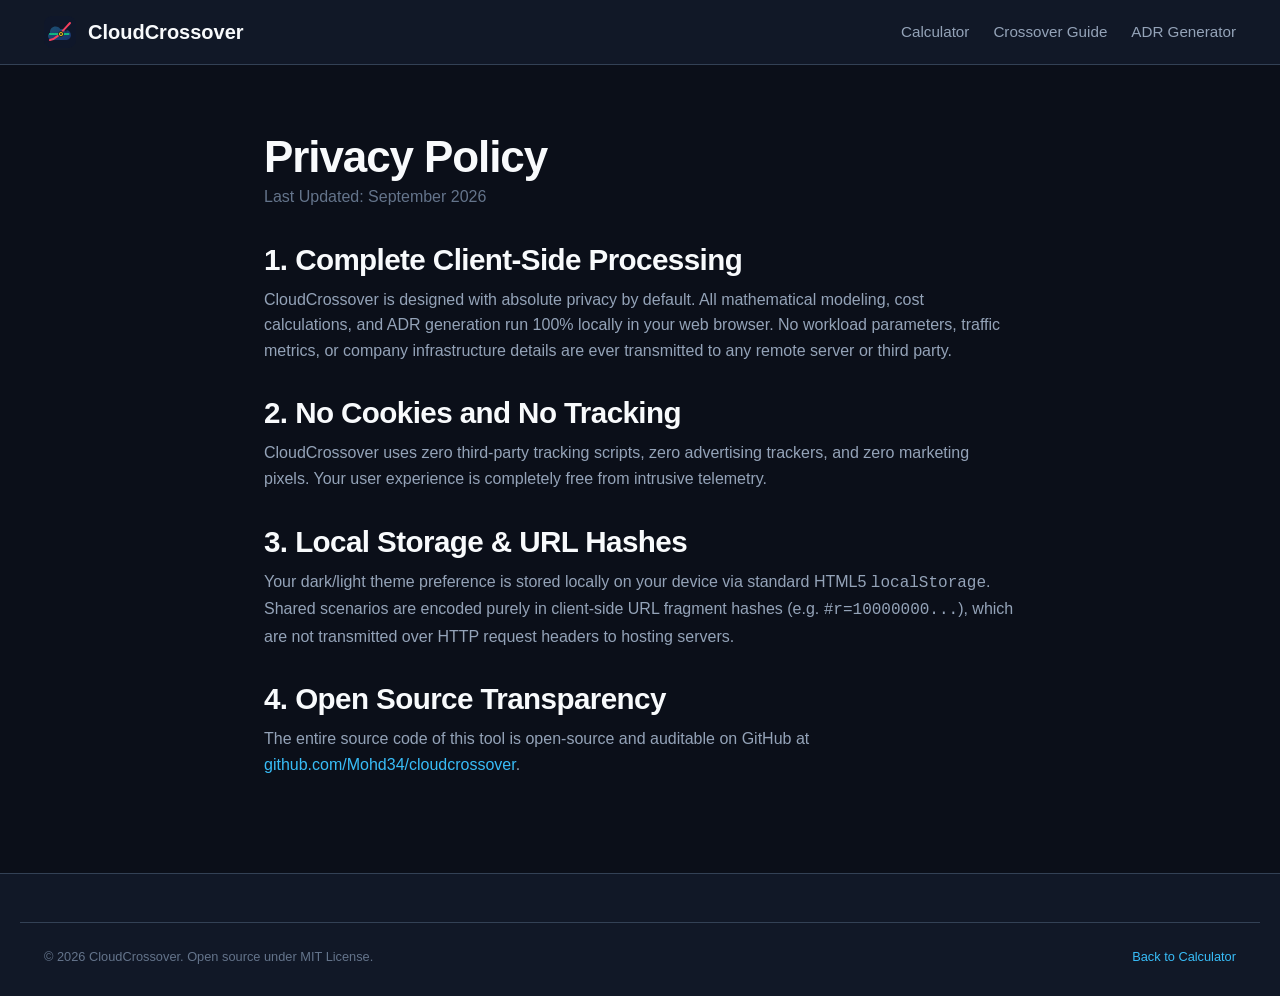
<file: legal/privacy.html>
<!DOCTYPE html>
<html lang="en">
<head>
  <meta charset="UTF-8">
  <meta name="viewport" content="width=device-width, initial-scale=1.0">
  <title>Privacy Policy — CloudCrossover</title>
  <meta name="description" content="CloudCrossover Privacy Policy: 100% client-side computing, zero tracking, zero personal data collection.">
  <link rel="canonical" href="https://mohd34.github.io/cloudcrossover/legal/privacy.html">
  <meta name="theme-color" content="#0b0f19">
  <link rel="icon" type="image/svg+xml" href="../assets/img/favicon.svg">
  <link rel="stylesheet" href="../assets/css/style.css">
</head>
<body>
  <header class="site-header">
    <div class="container nav-wrap">
      <a href="../index.html" class="brand">
        <img src="../assets/img/favicon.svg" alt="CloudCrossover Logo" class="brand-icon">
        <span>CloudCrossover</span>
      </a>
      <nav class="nav-links">
        <a href="../index.html" class="nav-link">Calculator</a>
        <a href="../crossover-guide.html" class="nav-link">Crossover Guide</a>
        <a href="../adr-generator.html" class="nav-link">ADR Generator</a>
      </nav>
    </div>
  </header>

  <main class="container" style="max-width: 800px; padding: 4rem 1.5rem;">
    <h1>Privacy Policy</h1>
    <p style="color: var(--text-dim); margin-bottom: 2rem;">Last Updated: September 2026</p>

    <section style="margin-bottom: 2rem;">
      <h2>1. Complete Client-Side Processing</h2>
      <p style="margin-top: 0.5rem;">
        CloudCrossover is designed with absolute privacy by default. All mathematical modeling, cost calculations, and ADR generation run 100% locally in your web browser. No workload parameters, traffic metrics, or company infrastructure details are ever transmitted to any remote server or third party.
      </p>
    </section>

    <section style="margin-bottom: 2rem;">
      <h2>2. No Cookies and No Tracking</h2>
      <p style="margin-top: 0.5rem;">
        CloudCrossover uses zero third-party tracking scripts, zero advertising trackers, and zero marketing pixels. Your user experience is completely free from intrusive telemetry.
      </p>
    </section>

    <section style="margin-bottom: 2rem;">
      <h2>3. Local Storage & URL Hashes</h2>
      <p style="margin-top: 0.5rem;">
        Your dark/light theme preference is stored locally on your device via standard HTML5 <code>localStorage</code>. Shared scenarios are encoded purely in client-side URL fragment hashes (e.g. <code>#r=10000000...</code>), which are not transmitted over HTTP request headers to hosting servers.
      </p>
    </section>

    <section style="margin-bottom: 2rem;">
      <h2>4. Open Source Transparency</h2>
      <p style="margin-top: 0.5rem;">
        The entire source code of this tool is open-source and auditable on GitHub at <a href="https://github.com/Mohd34/cloudcrossover">github.com/Mohd34/cloudcrossover</a>.
      </p>
    </section>
  </main>

  <footer class="site-footer">
    <div class="container footer-bottom">
      <div>© 2026 CloudCrossover. Open source under MIT License.</div>
      <div><a href="../index.html">Back to Calculator</a></div>
    </div>
  </footer>
</body>
</html>
</file>
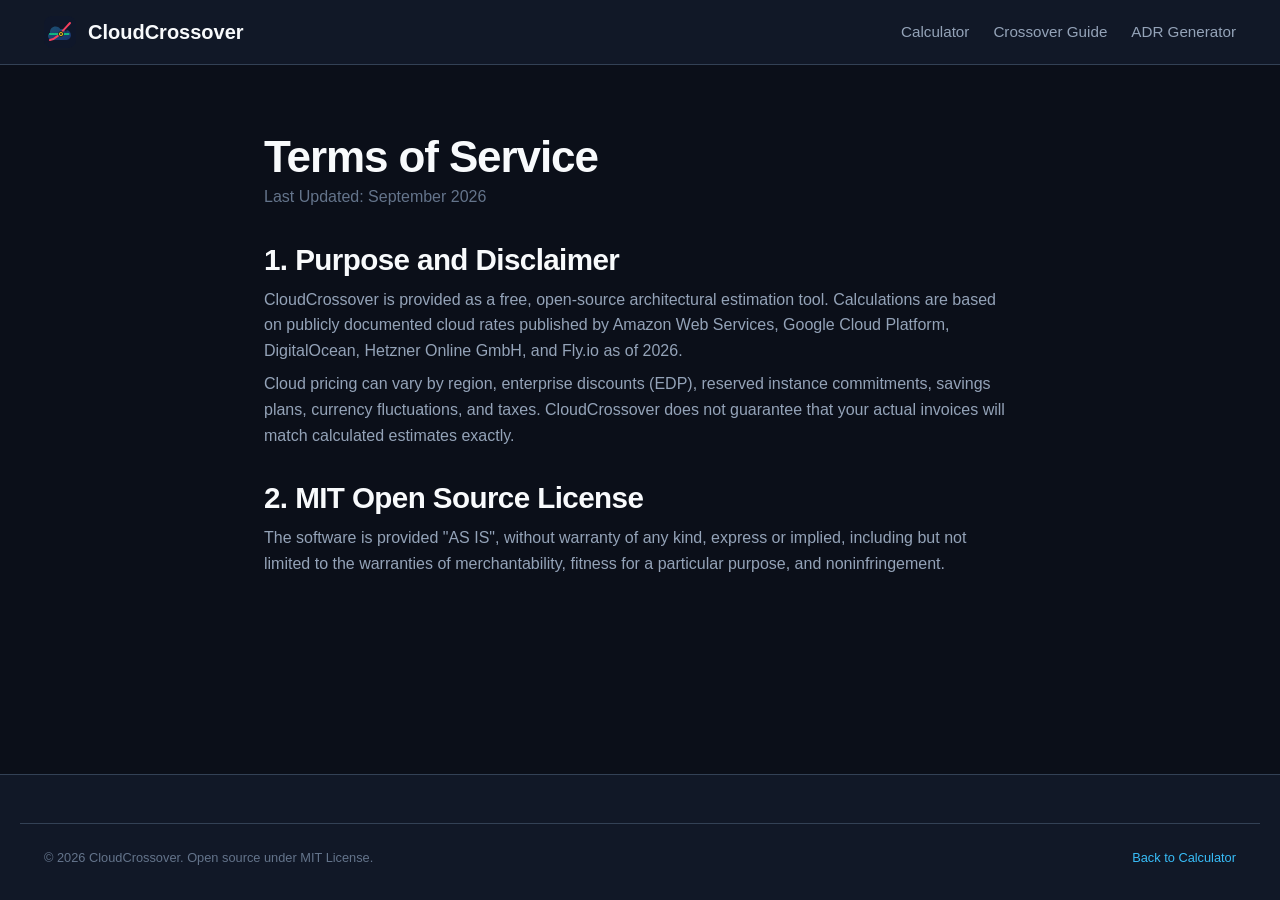
<file: legal/terms.html>
<!DOCTYPE html>
<html lang="en">
<head>
  <meta charset="UTF-8">
  <meta name="viewport" content="width=device-width, initial-scale=1.0">
  <title>Terms of Service — CloudCrossover</title>
  <meta name="description" content="Terms of Service for CloudCrossover open-source cloud financial modeling engine.">
  <link rel="canonical" href="https://mohd34.github.io/cloudcrossover/legal/terms.html">
  <meta name="theme-color" content="#0b0f19">
  <link rel="icon" type="image/svg+xml" href="../assets/img/favicon.svg">
  <link rel="stylesheet" href="../assets/css/style.css">
</head>
<body>
  <header class="site-header">
    <div class="container nav-wrap">
      <a href="../index.html" class="brand">
        <img src="../assets/img/favicon.svg" alt="CloudCrossover Logo" class="brand-icon">
        <span>CloudCrossover</span>
      </a>
      <nav class="nav-links">
        <a href="../index.html" class="nav-link">Calculator</a>
        <a href="../crossover-guide.html" class="nav-link">Crossover Guide</a>
        <a href="../adr-generator.html" class="nav-link">ADR Generator</a>
      </nav>
    </div>
  </header>

  <main class="container" style="max-width: 800px; padding: 4rem 1.5rem;">
    <h1>Terms of Service</h1>
    <p style="color: var(--text-dim); margin-bottom: 2rem;">Last Updated: September 2026</p>

    <section style="margin-bottom: 2rem;">
      <h2>1. Purpose and Disclaimer</h2>
      <p style="margin-top: 0.5rem;">
        CloudCrossover is provided as a free, open-source architectural estimation tool. Calculations are based on publicly documented cloud rates published by Amazon Web Services, Google Cloud Platform, DigitalOcean, Hetzner Online GmbH, and Fly.io as of 2026.
      </p>
      <p style="margin-top: 0.5rem;">
        Cloud pricing can vary by region, enterprise discounts (EDP), reserved instance commitments, savings plans, currency fluctuations, and taxes. CloudCrossover does not guarantee that your actual invoices will match calculated estimates exactly.
      </p>
    </section>

    <section style="margin-bottom: 2rem;">
      <h2>2. MIT Open Source License</h2>
      <p style="margin-top: 0.5rem;">
        The software is provided "AS IS", without warranty of any kind, express or implied, including but not limited to the warranties of merchantability, fitness for a particular purpose, and noninfringement.
      </p>
    </section>
  </main>

  <footer class="site-footer">
    <div class="container footer-bottom">
      <div>© 2026 CloudCrossover. Open source under MIT License.</div>
      <div><a href="../index.html">Back to Calculator</a></div>
    </div>
  </footer>
</body>
</html>
</file>
<file: assets/css/style.css>
/* ==========================================================================
   CloudCrossover Design System & Stylesheet
   Modern, developer-centric, responsive, zero external dependencies.
   ========================================================================== */

:root {
  --bg-primary: #0b0f19;
  --bg-secondary: #111827;
  --bg-card: #1e293b;
  --bg-card-hover: #273549;
  --bg-input: #0f172a;
  --border-color: #334155;
  --border-focus: #38bdf8;
  
  --text-main: #f8fafc;
  --text-muted: #94a3b8;
  --text-dim: #64748b;
  
  --accent-cyan: #38bdf8;
  --accent-blue: #3b82f6;
  --accent-emerald: #10b981;
  --accent-amber: #f59e0b;
  --accent-rose: #f43f5e;
  --accent-purple: #a855f7;
  
  --shadow-sm: 0 1px 2px 0 rgba(0, 0, 0, 0.05);
  --shadow-md: 0 4px 6px -1px rgba(0, 0, 0, 0.2), 0 2px 4px -2px rgba(0, 0, 0, 0.2);
  --shadow-lg: 0 10px 15px -3px rgba(0, 0, 0, 0.3), 0 4px 6px -4px rgba(0, 0, 0, 0.3);
  --shadow-glow: 0 0 20px -5px rgba(56, 189, 248, 0.3);
  
  --font-sans: -apple-system, BlinkMacSystemFont, "Segoe UI", Roboto, Oxygen, Ubuntu, Cantarell, "Helvetica Neue", sans-serif;
  --font-mono: "JetBrains Mono", "Fira Code", ui-monospace, SFMono-Regular, Menlo, Monaco, Consolas, monospace;
}

[data-theme="light"] {
  --bg-primary: #f8fafc;
  --bg-secondary: #ffffff;
  --bg-card: #ffffff;
  --bg-card-hover: #f1f5f9;
  --bg-input: #f8fafc;
  --border-color: #e2e8f0;
  --border-focus: #2563eb;
  
  --text-main: #0f172a;
  --text-muted: #475569;
  --text-dim: #94a3b8;
  
  --shadow-sm: 0 1px 2px 0 rgba(0, 0, 0, 0.05);
  --shadow-md: 0 4px 6px -1px rgba(0, 0, 0, 0.08);
  --shadow-lg: 0 10px 15px -3px rgba(0, 0, 0, 0.1);
  --shadow-glow: 0 0 20px -5px rgba(37, 99, 235, 0.2);
}

*, *::before, *::after {
  box-sizing: border-box;
  margin: 0;
  padding: 0;
}

html {
  font-family: var(--font-sans);
  background-color: var(--bg-primary);
  color: var(--text-main);
  line-height: 1.6;
  scroll-behavior: smooth;
  text-rendering: optimizeLegibility;
  -webkit-font-smoothing: antialiased;
}

body {
  min-height: 100vh;
  display: flex;
  flex-direction: column;
}

/* Typography */
h1, h2, h3, h4, h5, h6 {
  font-weight: 700;
  line-height: 1.25;
  color: var(--text-main);
}

h1 {
  font-size: clamp(2rem, 4vw, 2.75rem);
  letter-spacing: -0.025em;
}

h2 {
  font-size: clamp(1.5rem, 2.5vw, 1.85rem);
  letter-spacing: -0.02em;
}

h3 {
  font-size: 1.25rem;
}

p {
  color: var(--text-muted);
}

a {
  color: var(--accent-cyan);
  text-decoration: none;
  transition: color 0.15s ease;
}

a:hover {
  color: #7dd3fc;
  text-decoration: underline;
}

code, pre, .mono {
  font-family: var(--font-mono);
}

/* Layout Container */
.container {
  max-width: 1240px;
  margin: 0 auto;
  padding: 0 1.5rem;
}

/* Header & Nav */
header.site-header {
  background-color: var(--bg-secondary);
  border-bottom: 1px solid var(--border-color);
  position: sticky;
  top: 0;
  z-index: 50;
  backdrop-filter: blur(8px);
}

.nav-wrap {
  display: flex;
  align-items: center;
  justify-content: space-between;
  height: 64px;
}

.brand {
  display: flex;
  align-items: center;
  gap: 0.75rem;
  font-weight: 700;
  font-size: 1.25rem;
  color: var(--text-main);
  text-decoration: none;
}

.brand:hover {
  text-decoration: none;
}

.brand-icon {
  width: 32px;
  height: 32px;
  border-radius: 8px;
}

.brand-badge {
  font-size: 0.7rem;
  background: rgba(56, 189, 248, 0.15);
  color: var(--accent-cyan);
  padding: 0.15rem 0.5rem;
  border-radius: 9999px;
  border: 1px solid rgba(56, 189, 248, 0.3);
  font-family: var(--font-mono);
}

.nav-links {
  display: flex;
  align-items: center;
  gap: 1.5rem;
}

.nav-link {
  color: var(--text-muted);
  font-size: 0.95rem;
  font-weight: 500;
  transition: color 0.15s ease;
}

.nav-link:hover, .nav-link.active {
  color: var(--text-main);
  text-decoration: none;
}

.nav-actions {
  display: flex;
  align-items: center;
  gap: 0.75rem;
}

.theme-toggle-btn {
  background: var(--bg-card);
  border: 1px solid var(--border-color);
  color: var(--text-muted);
  width: 38px;
  height: 38px;
  border-radius: 8px;
  cursor: pointer;
  display: flex;
  align-items: center;
  justify-content: center;
  transition: all 0.2s;
}

.theme-toggle-btn:hover {
  color: var(--text-main);
  border-color: var(--border-focus);
}

/* Hero Section */
.hero {
  padding: 3rem 0 2rem;
  text-align: center;
}

.hero-pill {
  display: inline-flex;
  align-items: center;
  gap: 0.5rem;
  background: rgba(16, 185, 129, 0.1);
  border: 1px solid rgba(16, 185, 129, 0.3);
  color: var(--accent-emerald);
  padding: 0.35rem 1rem;
  border-radius: 9999px;
  font-size: 0.825rem;
  font-weight: 600;
  font-family: var(--font-mono);
  margin-bottom: 1.25rem;
}

.hero h1 span.gradient-text {
  background: linear-gradient(135deg, #38bdf8 0%, #3b82f6 50%, #10b981 100%);
  -webkit-background-clip: text;
  -webkit-text-fill-color: transparent;
}

.hero p.lead {
  font-size: 1.15rem;
  max-width: 760px;
  margin: 1rem auto 2rem;
  color: var(--text-muted);
}

/* Preset Chips */
.presets-bar {
  display: flex;
  flex-wrap: wrap;
  align-items: center;
  justify-content: center;
  gap: 0.6rem;
  margin-bottom: 2.5rem;
}

.preset-label {
  font-size: 0.85rem;
  font-weight: 600;
  color: var(--text-dim);
  text-transform: uppercase;
  letter-spacing: 0.05em;
  margin-right: 0.25rem;
}

.preset-btn {
  background: var(--bg-card);
  border: 1px solid var(--border-color);
  color: var(--text-muted);
  padding: 0.45rem 0.9rem;
  border-radius: 9999px;
  font-size: 0.85rem;
  font-weight: 500;
  cursor: pointer;
  transition: all 0.15s ease;
}

.preset-btn:hover {
  background: var(--bg-card-hover);
  color: var(--text-main);
  border-color: var(--accent-cyan);
}

.preset-btn.active {
  background: rgba(56, 189, 248, 0.15);
  color: var(--accent-cyan);
  border-color: var(--accent-cyan);
  font-weight: 600;
}

/* Main Grid Layout */
.app-grid {
  display: grid;
  grid-template-columns: 420px 1fr;
  gap: 2rem;
  margin-bottom: 3.5rem;
}

@media (max-width: 1024px) {
  .app-grid {
    grid-template-columns: 1fr;
  }
}

/* Workload Input Panel */
.panel {
  background: var(--bg-secondary);
  border: 1px solid var(--border-color);
  border-radius: 16px;
  padding: 1.75rem;
  box-shadow: var(--shadow-md);
}

.panel-title {
  display: flex;
  align-items: center;
  justify-content: space-between;
  margin-bottom: 1.5rem;
  padding-bottom: 0.75rem;
  border-bottom: 1px solid var(--border-color);
}

.panel-title h2 {
  font-size: 1.25rem;
}

.control-group {
  margin-bottom: 1.5rem;
}

.control-header {
  display: flex;
  justify-content: space-between;
  align-items: center;
  margin-bottom: 0.5rem;
}

.control-header label {
  font-size: 0.9rem;
  font-weight: 600;
  color: var(--text-main);
}

.control-val-badge {
  font-family: var(--font-mono);
  font-size: 0.9rem;
  color: var(--accent-cyan);
  font-weight: 700;
  background: rgba(56, 189, 248, 0.1);
  padding: 0.15rem 0.5rem;
  border-radius: 6px;
  border: 1px solid rgba(56, 189, 248, 0.2);
}

.slider-wrap {
  position: relative;
  display: flex;
  align-items: center;
}

input[type="range"] {
  width: 100%;
  height: 6px;
  background: var(--bg-input);
  border: 1px solid var(--border-color);
  border-radius: 9999px;
  outline: none;
  -webkit-appearance: none;
  cursor: pointer;
}

input[type="range"]::-webkit-slider-thumb {
  -webkit-appearance: none;
  width: 18px;
  height: 18px;
  border-radius: 50%;
  background: var(--accent-cyan);
  cursor: pointer;
  border: 2px solid var(--bg-secondary);
  box-shadow: var(--shadow-sm);
  transition: transform 0.1s ease;
}

input[type="range"]::-webkit-slider-thumb:hover {
  transform: scale(1.15);
}

.control-ticks {
  display: flex;
  justify-content: space-between;
  margin-top: 0.35rem;
  font-size: 0.75rem;
  color: var(--text-dim);
  font-family: var(--font-mono);
}

.toggle-group {
  display: grid;
  grid-template-columns: repeat(auto-fit, minmax(80px, 1fr));
  gap: 0.5rem;
}

.toggle-btn {
  background: var(--bg-card);
  border: 1px solid var(--border-color);
  color: var(--text-muted);
  padding: 0.6rem 0.5rem;
  border-radius: 8px;
  font-size: 0.85rem;
  font-weight: 600;
  cursor: pointer;
  text-align: center;
  transition: all 0.15s ease;
}

.toggle-btn:hover {
  background: var(--bg-card-hover);
  color: var(--text-main);
}

.toggle-btn.active {
  background: rgba(56, 189, 248, 0.15);
  border-color: var(--accent-cyan);
  color: var(--accent-cyan);
}

/* Results Section */
.results-area {
  display: flex;
  flex-direction: column;
  gap: 1.5rem;
}

/* Crossover Highlight Card */
.crossover-banner {
  background: linear-gradient(135deg, rgba(30, 41, 59, 0.9) 0%, rgba(15, 23, 42, 0.9) 100%);
  border: 1px solid var(--border-color);
  border-left: 5px solid var(--accent-amber);
  border-radius: 14px;
  padding: 1.5rem;
  box-shadow: var(--shadow-md);
  position: relative;
  overflow: hidden;
}

.crossover-badge {
  display: inline-block;
  font-size: 0.75rem;
  font-weight: 700;
  text-transform: uppercase;
  letter-spacing: 0.05em;
  color: var(--accent-amber);
  background: rgba(245, 158, 11, 0.15);
  padding: 0.2rem 0.6rem;
  border-radius: 6px;
  margin-bottom: 0.75rem;
  font-family: var(--font-mono);
}

.crossover-heading {
  font-size: 1.35rem;
  font-weight: 700;
  margin-bottom: 0.5rem;
}

.crossover-stats {
  display: grid;
  grid-template-columns: repeat(auto-fit, minmax(200px, 1fr));
  gap: 1rem;
  margin-top: 1rem;
  padding-top: 1rem;
  border-top: 1px solid var(--border-color);
}

.crossover-stat-item {
  background: var(--bg-input);
  padding: 0.75rem 1rem;
  border-radius: 8px;
  border: 1px solid var(--border-color);
}

.stat-label {
  font-size: 0.75rem;
  color: var(--text-dim);
  text-transform: uppercase;
  margin-bottom: 0.25rem;
  font-weight: 600;
}

.stat-value {
  font-family: var(--font-mono);
  font-size: 1.15rem;
  font-weight: 700;
  color: var(--text-main);
}

.stat-sub {
  font-size: 0.75rem;
  color: var(--accent-emerald);
  margin-top: 0.15rem;
}

/* Provider Comparison Cards */
.provider-cards-grid {
  display: grid;
  grid-template-columns: repeat(auto-fit, minmax(280px, 1fr));
  gap: 1rem;
}

.provider-card {
  background: var(--bg-card);
  border: 1px solid var(--border-color);
  border-radius: 12px;
  padding: 1.25rem;
  transition: transform 0.15s ease, border-color 0.15s ease;
  position: relative;
  display: flex;
  flex-direction: column;
}

.provider-card:hover {
  transform: translateY(-2px);
  border-color: var(--border-focus);
}

.provider-card.cheapest-winner {
  border-color: var(--accent-emerald);
  box-shadow: 0 0 15px -3px rgba(16, 185, 129, 0.2);
}

.winner-ribbon {
  position: absolute;
  top: 10px;
  right: 10px;
  background: var(--accent-emerald);
  color: #064e3b;
  font-size: 0.7rem;
  font-weight: 800;
  text-transform: uppercase;
  padding: 0.2rem 0.5rem;
  border-radius: 4px;
  letter-spacing: 0.05em;
}

.provider-header {
  margin-bottom: 0.75rem;
}

.provider-name {
  font-size: 1.05rem;
  font-weight: 700;
  color: var(--text-main);
}

.provider-type {
  font-size: 0.75rem;
  color: var(--text-dim);
  text-transform: uppercase;
  letter-spacing: 0.05em;
  margin-top: 0.15rem;
}

.provider-pricing {
  margin-bottom: 1rem;
}

.price-main {
  font-family: var(--font-mono);
  font-size: 1.85rem;
  font-weight: 800;
  color: var(--text-main);
  display: flex;
  align-items: baseline;
  gap: 0.25rem;
}

.price-period {
  font-size: 0.85rem;
  color: var(--text-muted);
  font-weight: 400;
  font-family: var(--font-sans);
}

.price-per-m {
  font-size: 0.8rem;
  color: var(--text-dim);
  font-family: var(--font-mono);
}

.provider-breakdown {
  margin-top: auto;
  padding-top: 0.75rem;
  border-top: 1px dashed var(--border-color);
  font-size: 0.8rem;
  display: flex;
  flex-direction: column;
  gap: 0.35rem;
}

.breakdown-row {
  display: flex;
  justify-content: space-between;
  color: var(--text-muted);
}

.breakdown-row.total {
  font-weight: 700;
  color: var(--text-main);
  padding-top: 0.35rem;
  border-top: 1px solid var(--border-color);
}

/* Comparison Bar Visualizer */
.chart-panel {
  background: var(--bg-card);
  border: 1px solid var(--border-color);
  border-radius: 12px;
  padding: 1.5rem;
}

.chart-title {
  font-size: 1.05rem;
  font-weight: 700;
  margin-bottom: 1.25rem;
  display: flex;
  justify-content: space-between;
  align-items: center;
}

.chart-row {
  margin-bottom: 1rem;
}

.chart-row:last-child {
  margin-bottom: 0;
}

.chart-label-bar {
  display: flex;
  justify-content: space-between;
  font-size: 0.85rem;
  font-weight: 600;
  margin-bottom: 0.35rem;
}

.bar-track {
  height: 10px;
  background: var(--bg-input);
  border-radius: 9999px;
  overflow: hidden;
  position: relative;
}

.bar-fill {
  height: 100%;
  border-radius: 9999px;
  transition: width 0.4s cubic-bezier(0.4, 0, 0.2, 1);
}

/* Distribution / Sharing Action Hub */
.share-hub {
  background: var(--bg-secondary);
  border: 1px solid var(--border-color);
  border-radius: 14px;
  padding: 1.5rem;
  margin-bottom: 3.5rem;
}

.share-hub-header {
  display: flex;
  justify-content: space-between;
  align-items: center;
  margin-bottom: 1.25rem;
  flex-wrap: wrap;
  gap: 0.75rem;
}

.share-hub-actions {
  display: flex;
  gap: 0.6rem;
  flex-wrap: wrap;
}

.btn {
  display: inline-flex;
  align-items: center;
  gap: 0.5rem;
  padding: 0.55rem 1rem;
  border-radius: 8px;
  font-size: 0.875rem;
  font-weight: 600;
  cursor: pointer;
  transition: all 0.15s ease;
  border: none;
}

.btn-primary {
  background: var(--accent-blue);
  color: #ffffff;
}

.btn-primary:hover {
  background: #2563eb;
  color: #ffffff;
  text-decoration: none;
}

.btn-secondary {
  background: var(--bg-card);
  border: 1px solid var(--border-color);
  color: var(--text-main);
}

.btn-secondary:hover {
  background: var(--bg-card-hover);
  border-color: var(--accent-cyan);
}

.btn-accent {
  background: rgba(56, 189, 248, 0.15);
  color: var(--accent-cyan);
  border: 1px solid rgba(56, 189, 248, 0.3);
}

.btn-accent:hover {
  background: rgba(56, 189, 248, 0.25);
}

.share-preview-box {
  background: var(--bg-input);
  border: 1px solid var(--border-color);
  border-radius: 8px;
  padding: 1rem;
  font-family: var(--font-mono);
  font-size: 0.85rem;
  color: var(--text-muted);
  max-height: 200px;
  overflow-y: auto;
  white-space: pre-wrap;
  word-break: break-all;
}

/* Hidden Cost Traps Audit */
.traps-section {
  margin-bottom: 3.5rem;
}

.traps-grid {
  display: grid;
  grid-template-columns: repeat(auto-fit, minmax(320px, 1fr));
  gap: 1.5rem;
  margin-top: 1.5rem;
}

.trap-card {
  background: var(--bg-secondary);
  border: 1px solid var(--border-color);
  border-radius: 12px;
  padding: 1.5rem;
  border-left: 4px solid var(--accent-rose);
}

.trap-card h3 {
  font-size: 1.15rem;
  color: var(--text-main);
  margin-bottom: 0.5rem;
}

.trap-card p {
  font-size: 0.9rem;
  margin-bottom: 0.75rem;
}

.trap-pill {
  display: inline-block;
  font-family: var(--font-mono);
  font-size: 0.75rem;
  font-weight: 700;
  color: var(--accent-rose);
  background: rgba(244, 63, 94, 0.1);
  padding: 0.2rem 0.5rem;
  border-radius: 4px;
}

/* FAQ Section */
.faq-section {
  margin-bottom: 4rem;
}

.faq-grid {
  display: grid;
  grid-template-columns: repeat(auto-fit, minmax(340px, 1fr));
  gap: 1.5rem;
  margin-top: 1.5rem;
}

.faq-card {
  background: var(--bg-secondary);
  border: 1px solid var(--border-color);
  border-radius: 12px;
  padding: 1.5rem;
}

.faq-card h3 {
  font-size: 1.05rem;
  margin-bottom: 0.6rem;
  color: var(--accent-cyan);
}

.faq-card p {
  font-size: 0.9rem;
  line-height: 1.6;
}

/* Footer */
footer.site-footer {
  margin-top: auto;
  background: var(--bg-secondary);
  border-top: 1px solid var(--border-color);
  padding: 3rem 0 2rem;
  font-size: 0.875rem;
}

.footer-grid {
  display: grid;
  grid-template-columns: 2fr 1fr 1fr;
  gap: 2rem;
  margin-bottom: 2rem;
}

@media (max-width: 768px) {
  .footer-grid {
    grid-template-columns: 1fr;
  }
}

.footer-col h4 {
  font-size: 0.95rem;
  margin-bottom: 0.75rem;
  color: var(--text-main);
}

.footer-col ul {
  list-style: none;
  display: flex;
  flex-direction: column;
  gap: 0.5rem;
}

.footer-col a {
  color: var(--text-muted);
}

.footer-col a:hover {
  color: var(--text-main);
}

.footer-bottom {
  padding-top: 1.5rem;
  border-top: 1px solid var(--border-color);
  display: flex;
  justify-content: space-between;
  align-items: center;
  color: var(--text-dim);
  font-size: 0.8rem;
  flex-wrap: wrap;
  gap: 0.75rem;
}

/* Toast Notification */
.toast {
  position: fixed;
  bottom: 24px;
  right: 24px;
  background: #0f172a;
  border: 1px solid var(--accent-emerald);
  color: #f8fafc;
  padding: 0.75rem 1.25rem;
  border-radius: 8px;
  font-size: 0.9rem;
  font-weight: 500;
  box-shadow: var(--shadow-lg);
  display: flex;
  align-items: center;
  gap: 0.5rem;
  transform: translateY(100px);
  opacity: 0;
  transition: transform 0.25s ease, opacity 0.25s ease;
  z-index: 100;
}

.toast.show {
  transform: translateY(0);
  opacity: 1;
}
</file>
